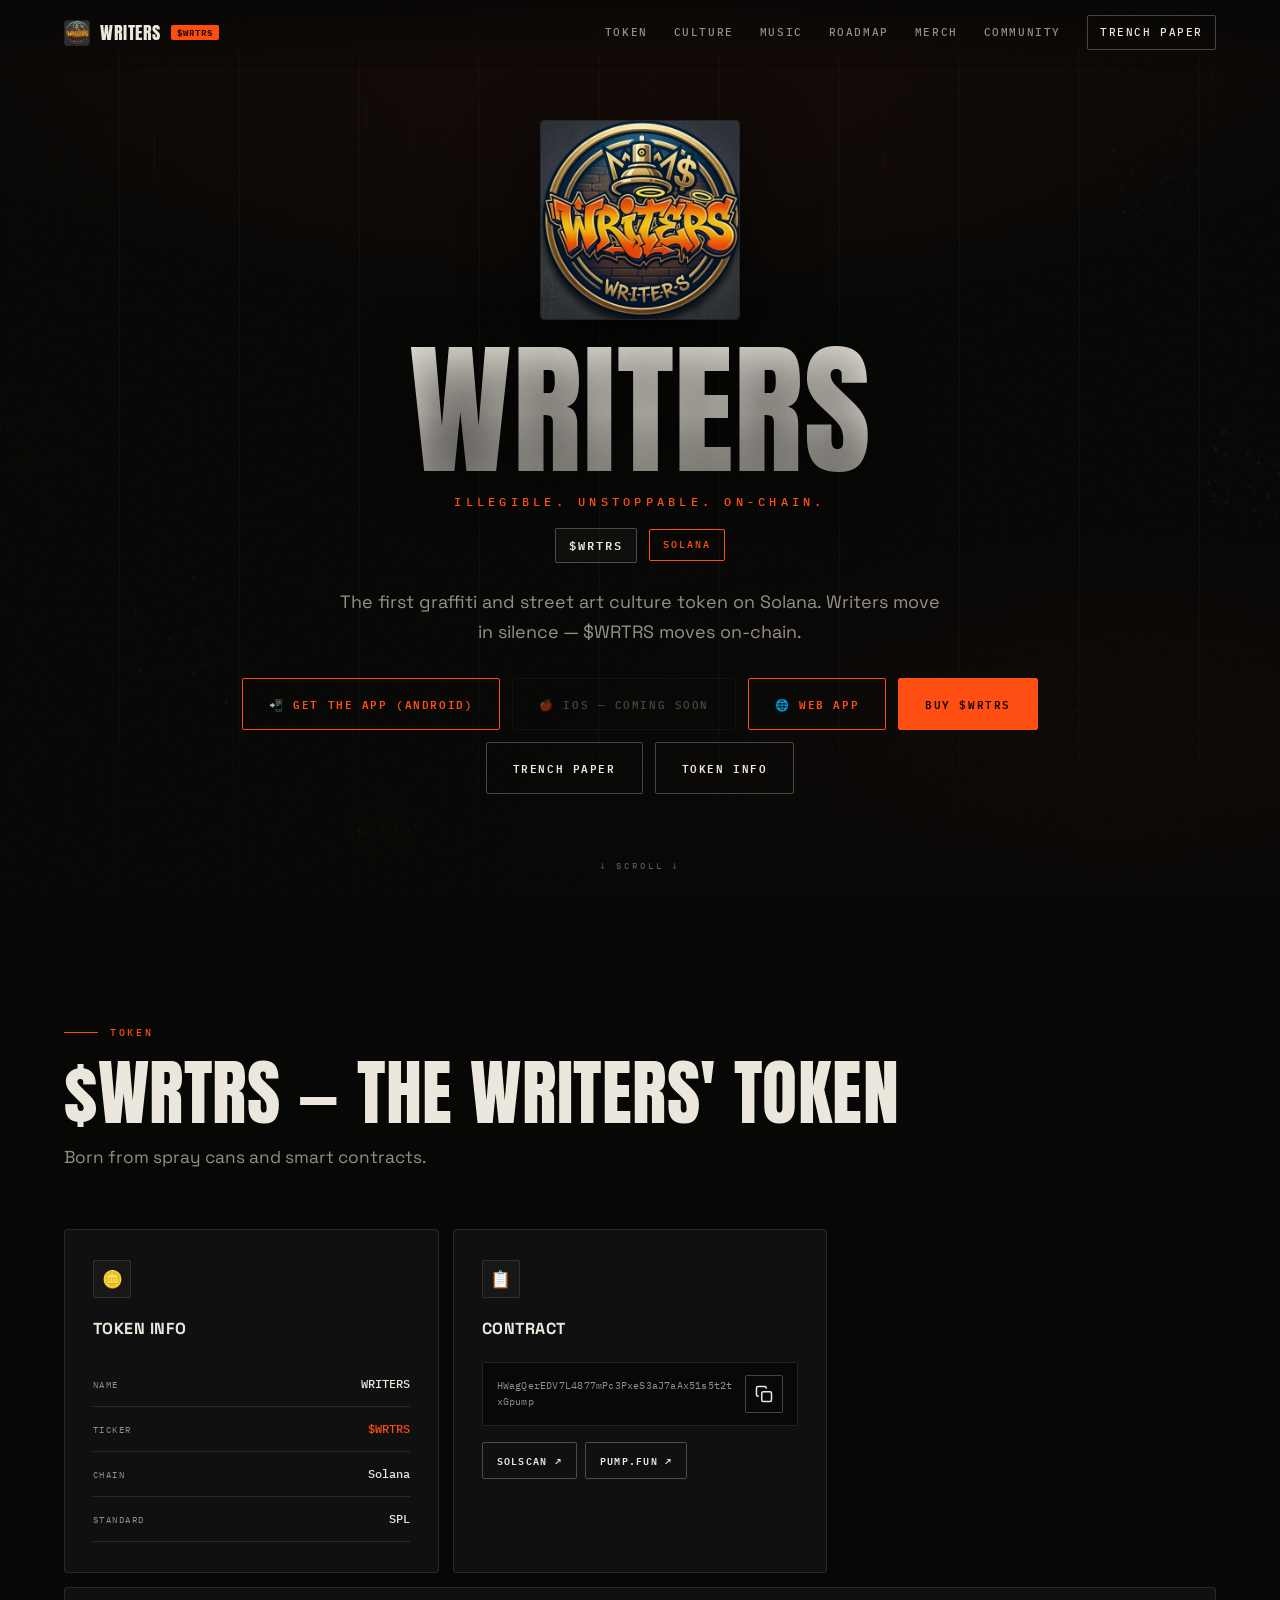
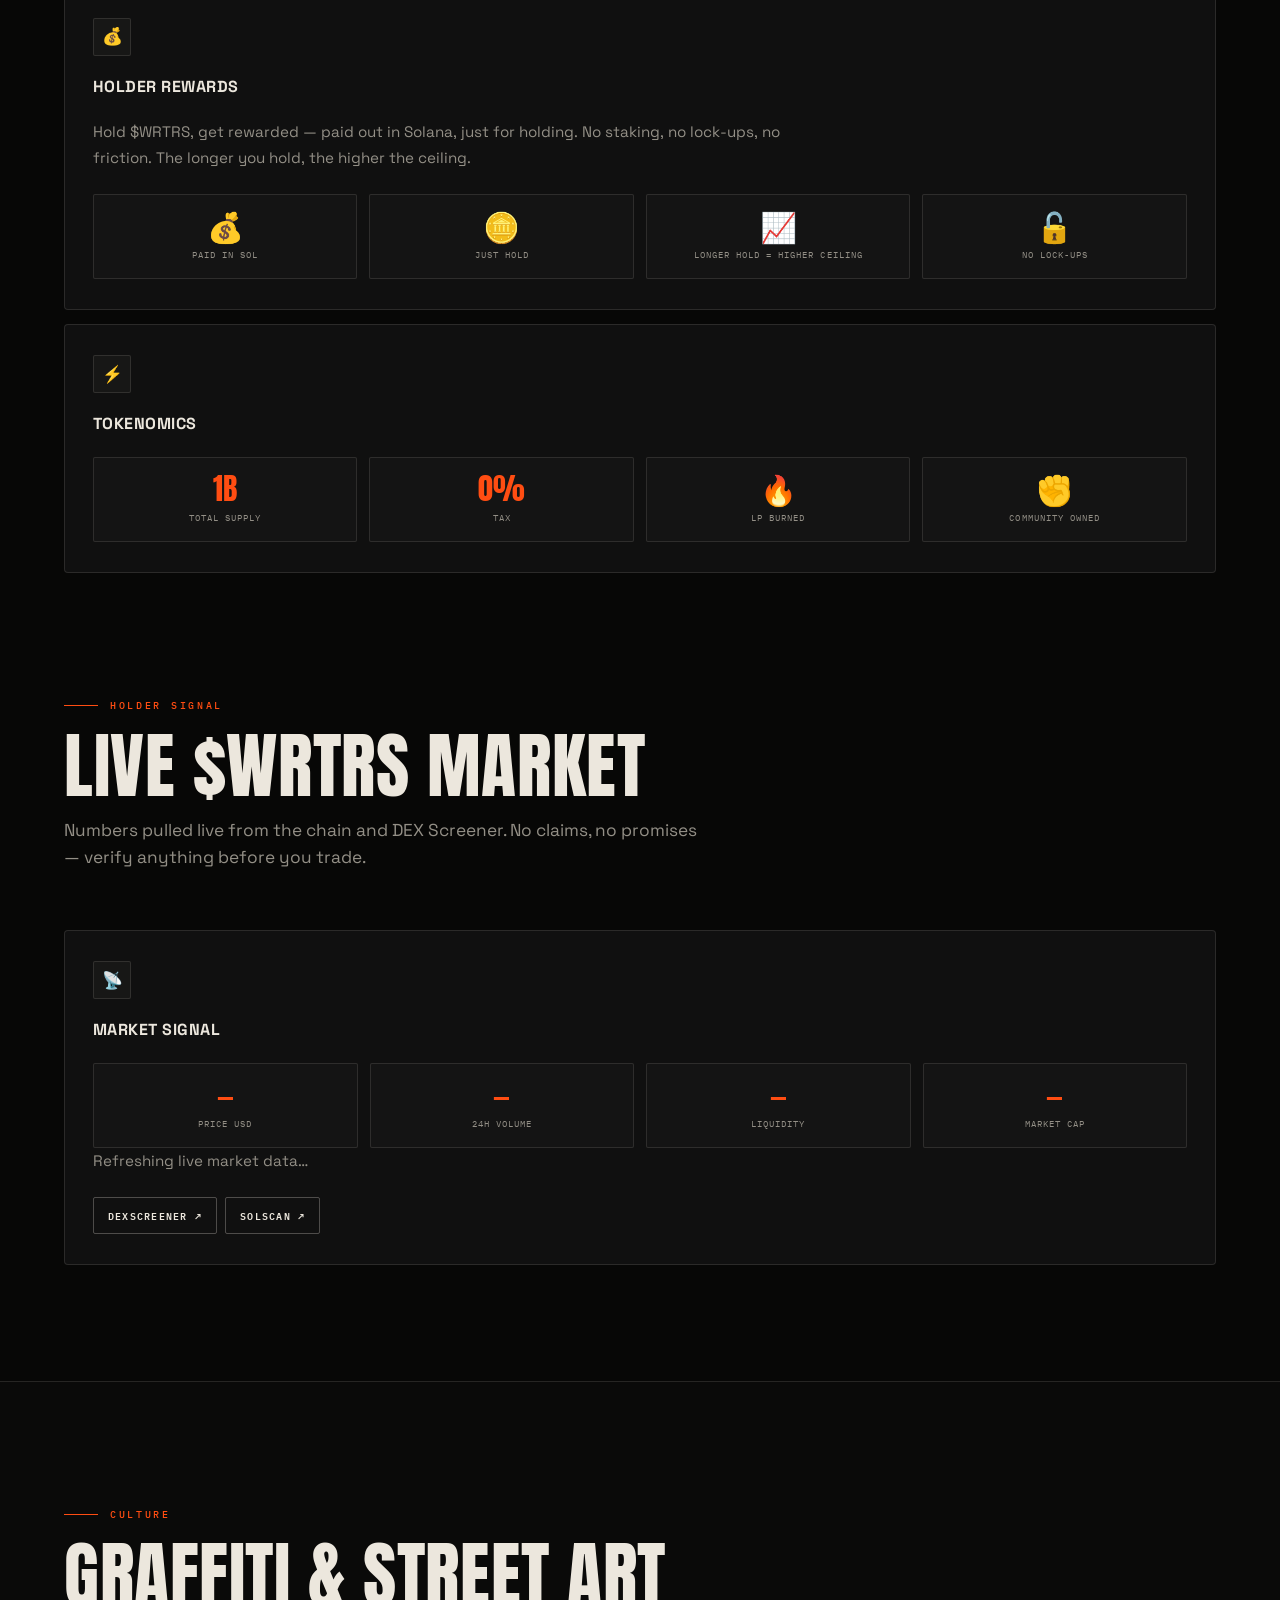
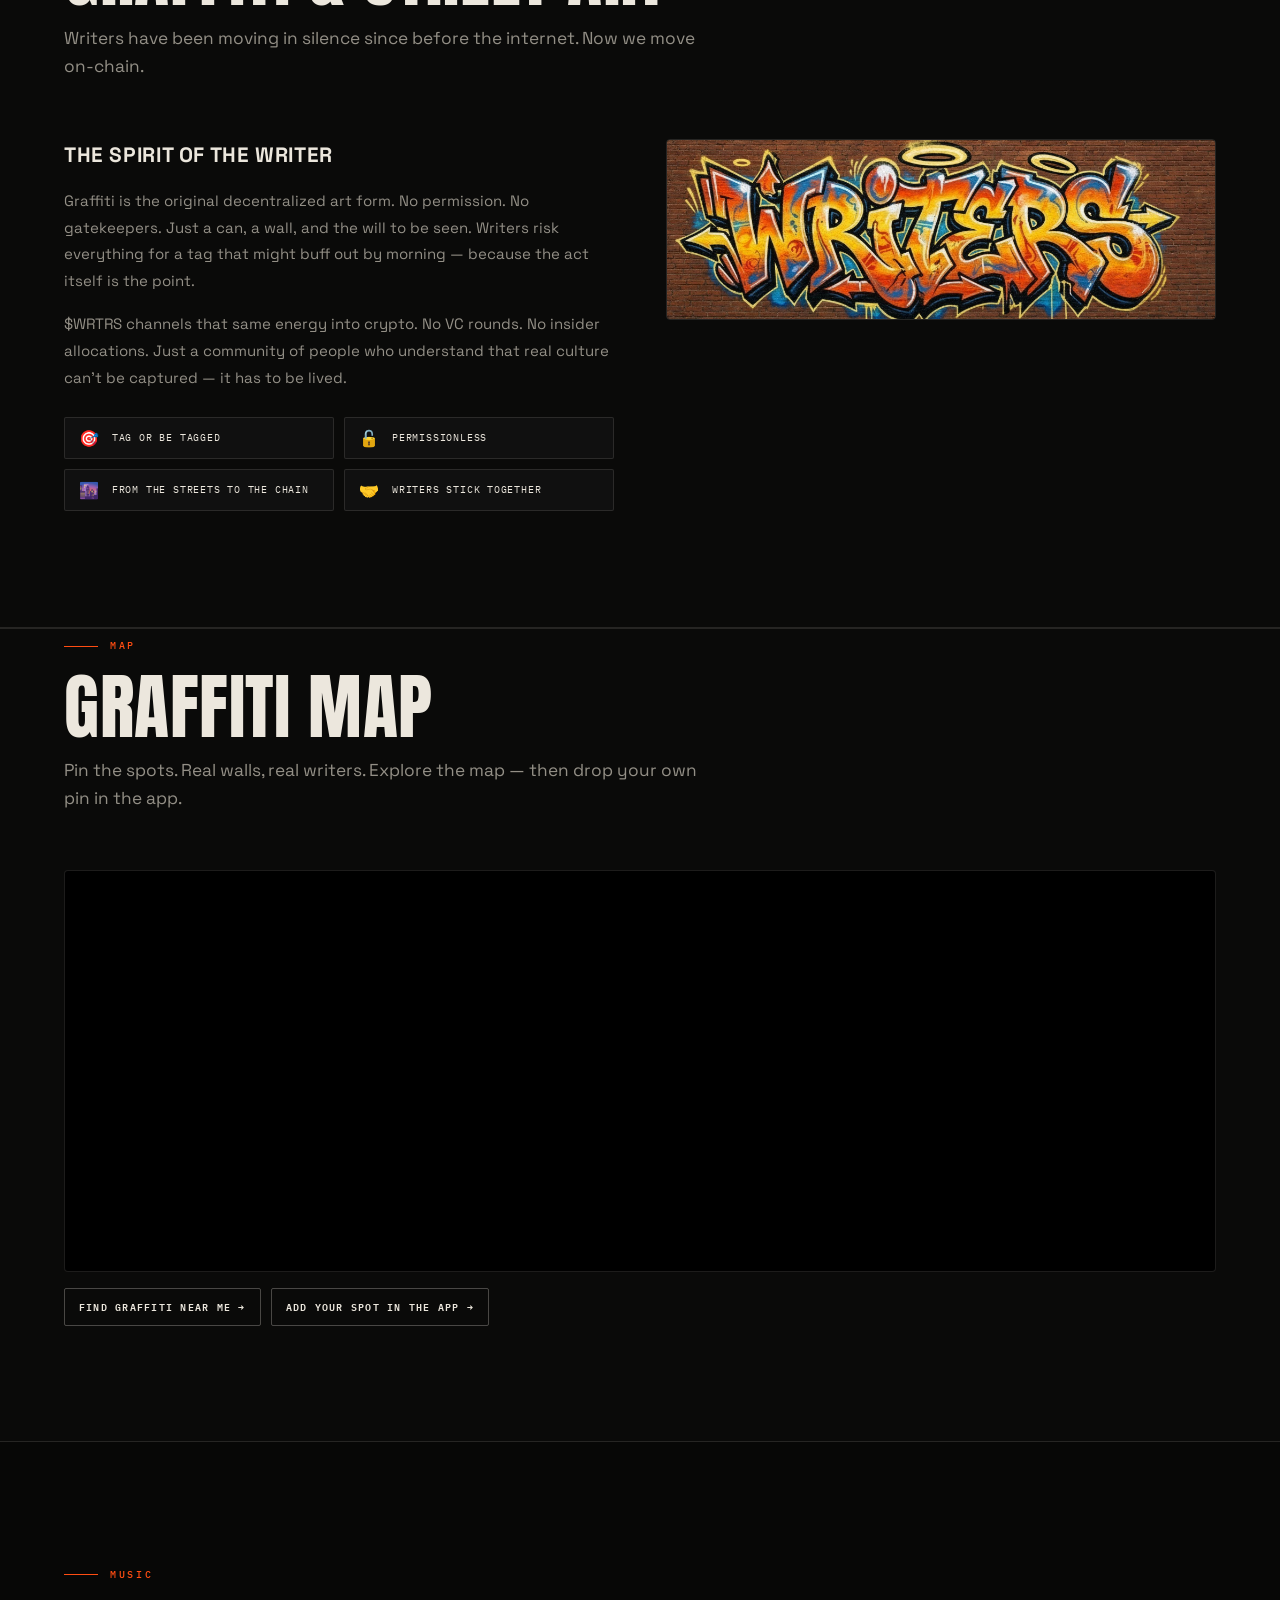
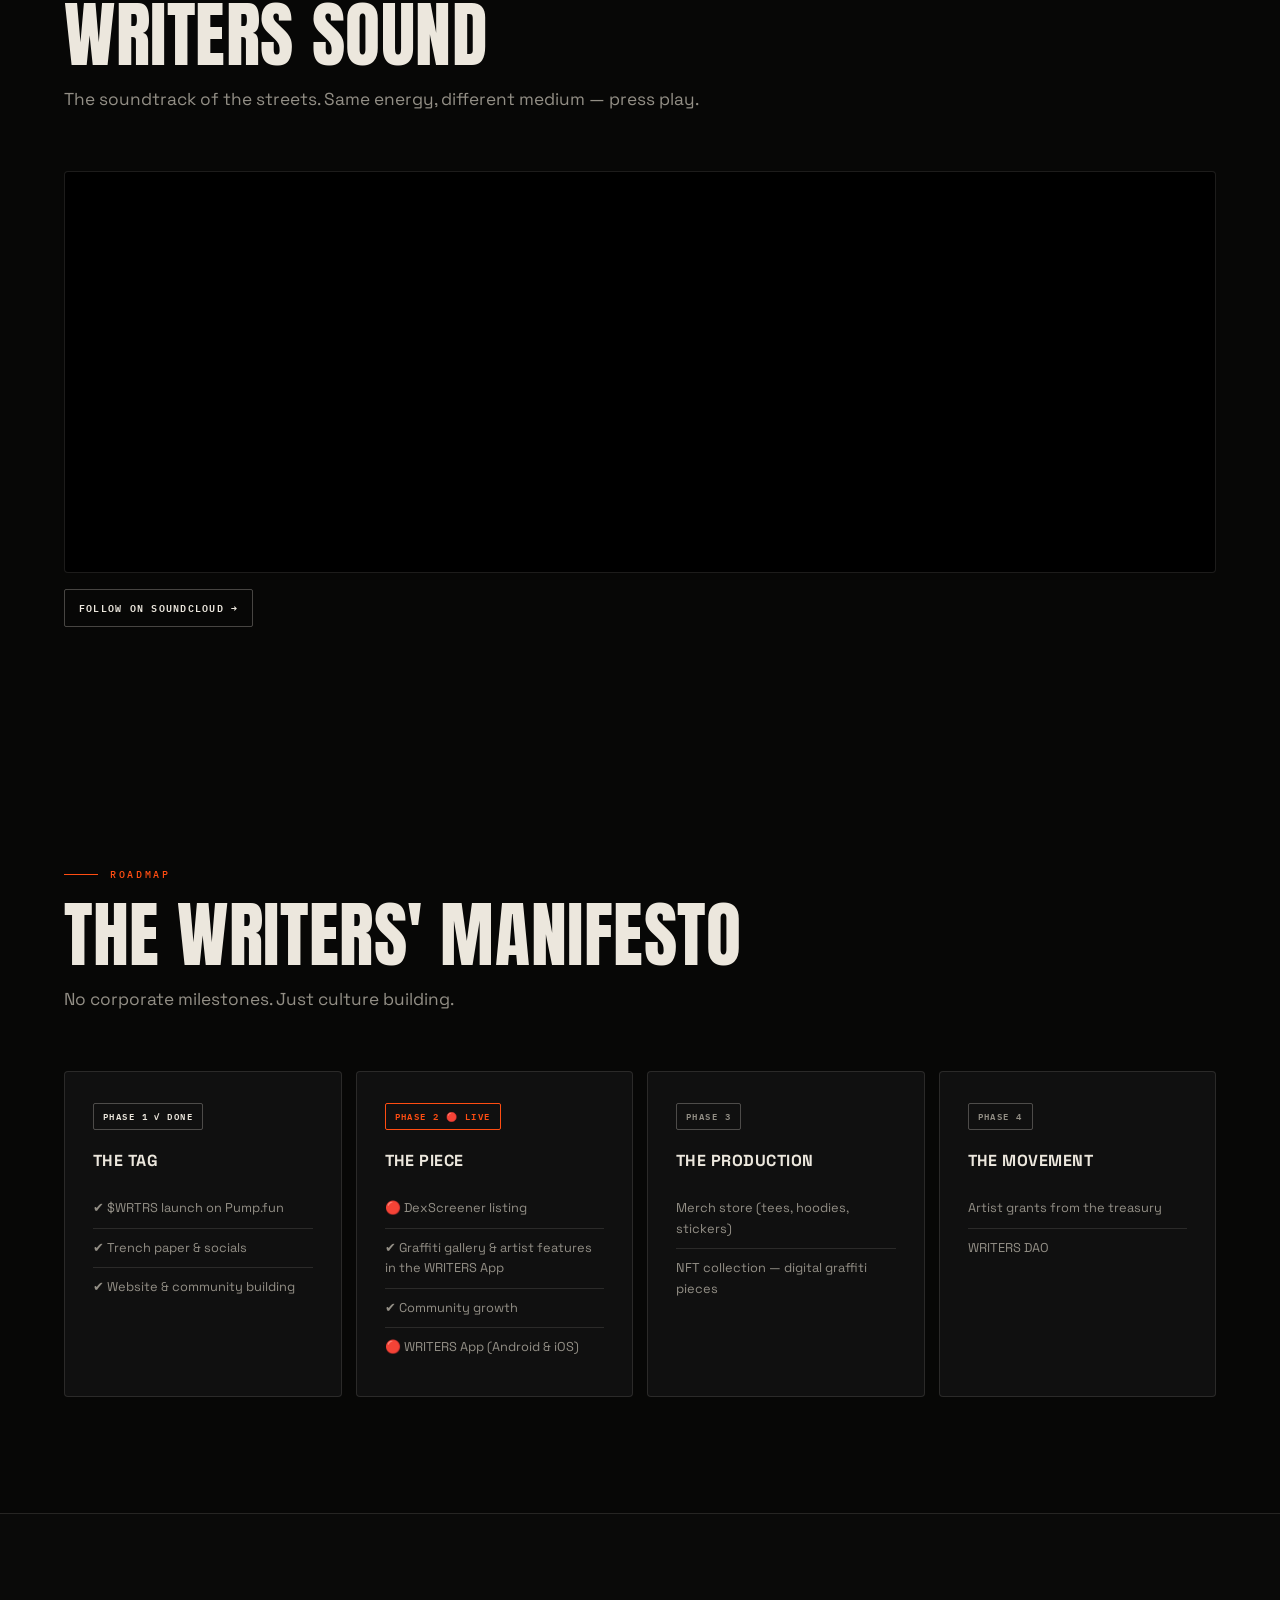
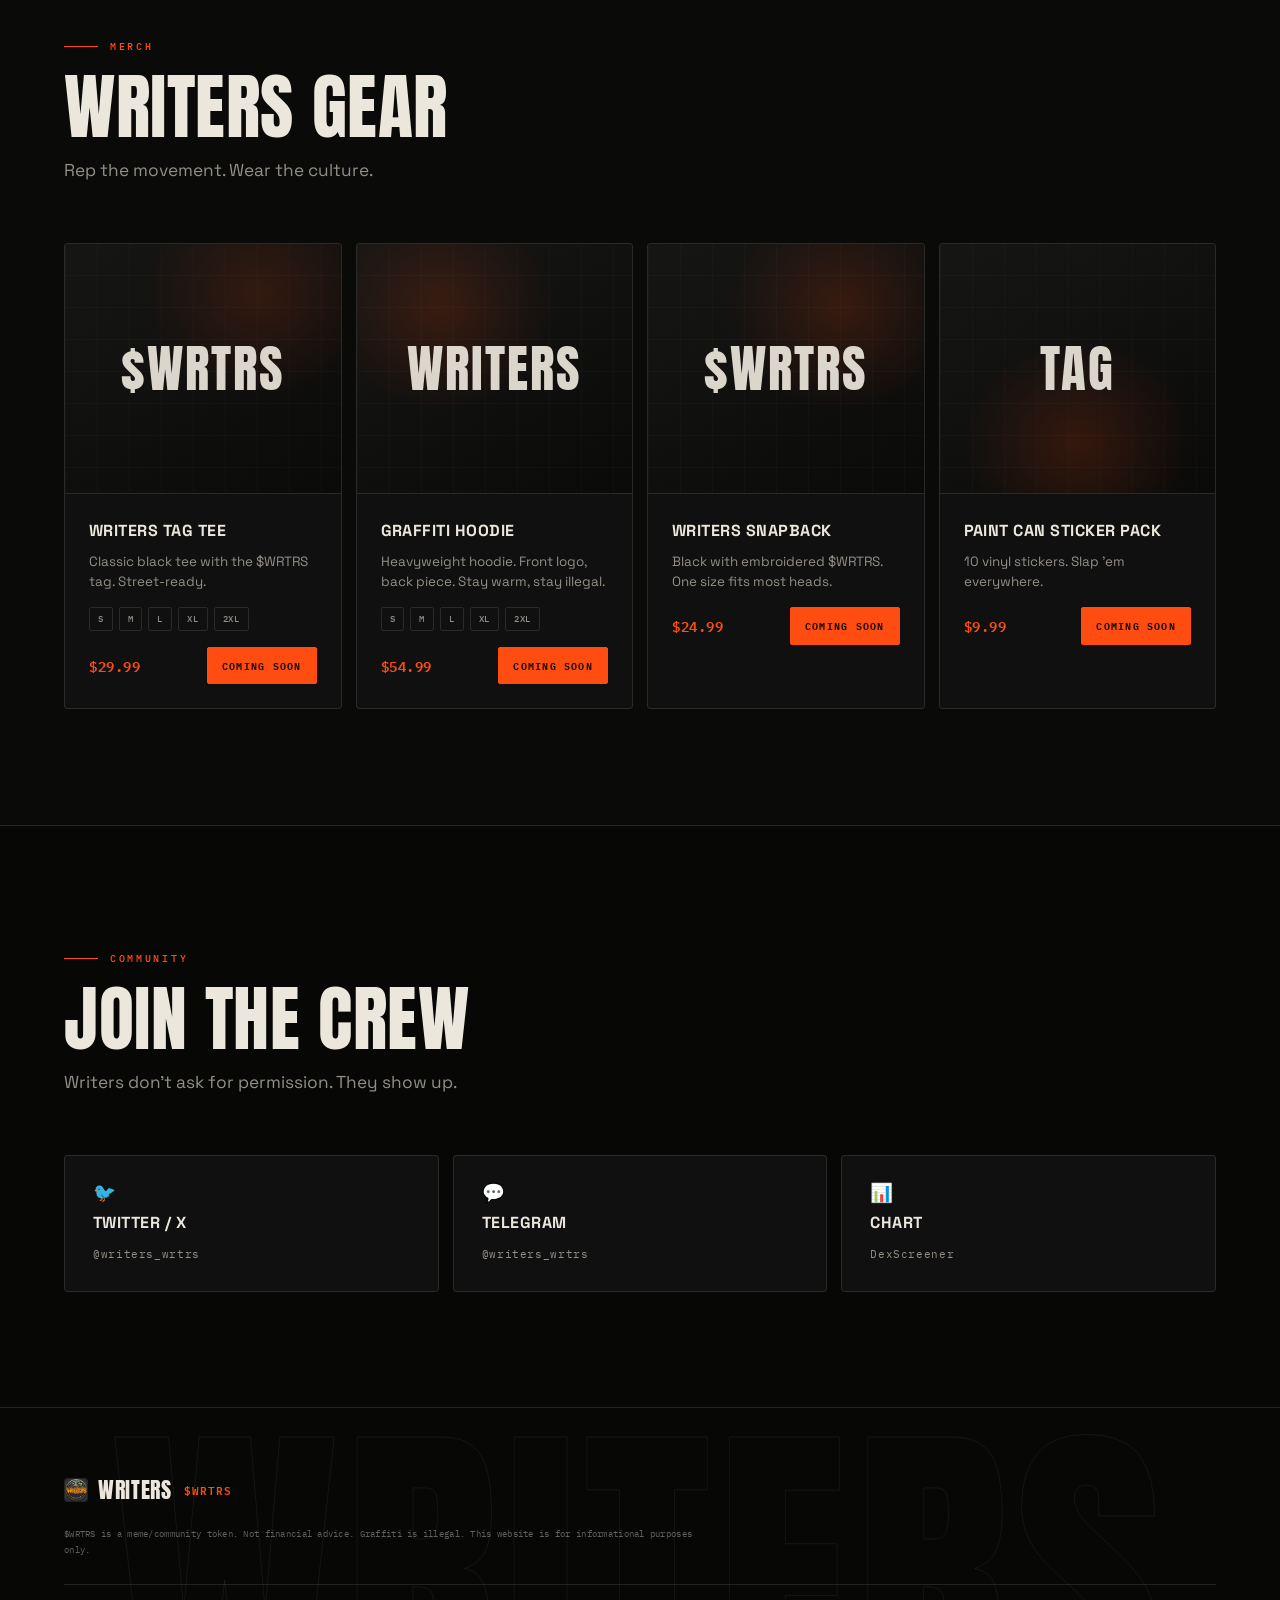
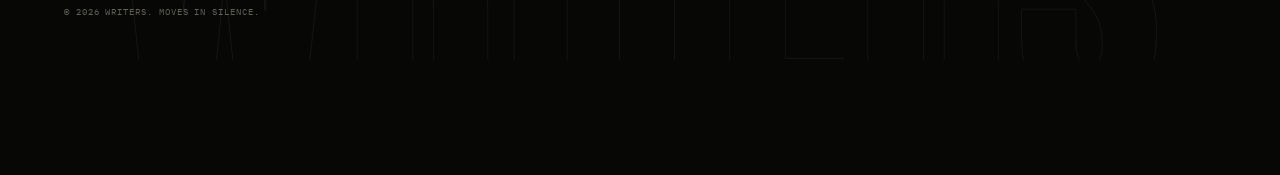
<file: index.html>
<!DOCTYPE html>
<html lang="en">
<head>
  <meta charset="UTF-8" />
  <meta name="viewport" content="width=device-width, initial-scale=1.0" />
  <title>WRITERS — $WRTRS</title>
  <meta name="description" content="The first graffiti and street art culture token on Solana. Writers move in silence — $WRTRS moves on-chain." />
  <meta name="theme-color" content="#070706" />
  <link rel="icon" type="image/jpeg" href="assets/writers-icon.jpg" />
  <link rel="apple-touch-icon" href="assets/writers-icon.jpg" />
  <link rel="preconnect" href="https://fonts.googleapis.com" />
  <link rel="preconnect" href="https://fonts.gstatic.com" crossorigin />
  <link href="https://fonts.googleapis.com/css2?family=Anton&family=IBM+Plex+Mono:wght@400;500;600&family=Space+Grotesk:wght@400;500;700&display=swap" rel="stylesheet" />
  <link rel="stylesheet" href="css/theme.css" />
  <script>document.documentElement.classList.add('js');window.addEventListener('load',function(){setTimeout(function(){if(!window.__writersReady)document.documentElement.classList.remove('js');},1500);});</script>
</head>
<body>
  <div class="grain" aria-hidden="true"></div>

  <!-- 🌟 NAVIGATION -->
  <nav class="navbar" id="navbar">
    <div class="nav-container">
      <a href="/" class="nav-logo">
        <img src="assets/writers-icon.jpg" alt="WRITERS" class="nav-logo-icon" />
        <span class="nav-logo-text">WRITERS</span>
        <span class="nav-logo-ticker">$WRTRS</span>
      </a>
      <div class="nav-links" id="navLinks">
        <a href="#token" class="nav-link">Token</a>
        <a href="#culture" class="nav-link">Culture</a>
        <a href="#music" class="nav-link">Music</a>
        <a href="#roadmap" class="nav-link">Roadmap</a>
        <a href="#merch" class="nav-link">Merch</a>
        <a href="#community" class="nav-link">Community</a>
        <a href="trench.html" class="nav-link trench-link">Trench Paper</a>
      </div>
      <button class="nav-toggle" id="navToggle" aria-label="Menu">
        <span></span><span></span><span></span>
      </button>
    </div>
  </nav>

  <!-- 🎬 HERO -->
  <section class="hero" id="home">
    <div class="hero-overlay"></div>
    <div class="graffiti-layer" id="graffitiCanvas"></div>
    <div class="hero-content">
      <div class="hero-logo">
        <img src="writers-logo.jpg" alt="WRITERS Logo" class="hero-logo-img" />
      </div>
      <h1 class="hero-title">
        <span class="hero-title-main">WRITERS</span>
        <span class="hero-title-sub">Illegible. Unstoppable. On-Chain.</span>
      </h1>
      <div class="hero-ticker">
        <span class="ticker-badge">$WRTRS</span>
        <span class="ticker-chain">Solana</span>
      </div>
      <p class="hero-desc">
        The first graffiti and street art culture token on Solana. Writers move in silence — $WRTRS moves on-chain.
      </p>
      <div class="hero-actions">
        <a href="https://play.google.com/store/apps/details?id=com.writers.writers_app" target="_blank" rel="noopener" class="btn btn-primary btn-app">📲 Get the App (Android)</a>
        <a href="https://apps.apple.com/us/app/writers-app/id0000000000" target="_blank" rel="noopener" class="btn btn-outline btn-app" aria-disabled="true" onclick="return false;">🍎 iOS — Coming Soon</a>
        <a href="/writersapp/" class="btn btn-primary btn-app">🌐 Web App</a>
        <a href="https://pump.fun/coin/HWagQerEDV7L4877mPc3PxeS3aJ7aAx51s5t2txGpump" target="_blank" class="btn btn-primary">Buy $WRTRS</a>
        <a href="trench.html" class="btn btn-outline">Trench Paper</a>
        <a href="#token" class="btn btn-outline">Token Info</a>
      </div>
    </div>
    <div class="scroll-hint">↓ SCROLL ↓</div>
  </section>

  <!-- 🪙 TOKEN SECTION -->
  <section class="section section-dark" id="token">
    <div class="container">
      <div class="section-header" data-reveal>
        <span class="tag">Token</span>
        <h2>$WRTRS — The Writers' Token</h2>
        <p class="section-sub">Born from spray cans and smart contracts.</p>
      </div>

      <!-- 💹 Live Price Chart -->
      <div class="price-embed">

      </div>

      <div class="token-grid">
        <div class="token-card" data-reveal>
          <div class="token-card-icon">🪙</div>
          <h3>Token Info</h3>
          <div class="token-info-row">
            <span class="token-label">Name</span>
            <span class="token-value">WRITERS</span>
          </div>
          <div class="token-info-row">
            <span class="token-label">Ticker</span>
            <span class="token-value accent">$WRTRS</span>
          </div>
          <div class="token-info-row">
            <span class="token-label">Chain</span>
            <span class="token-value">Solana</span>
          </div>
          <div class="token-info-row">
            <span class="token-label">Standard</span>
            <span class="token-value">SPL</span>
          </div>
        </div>

        <div class="token-card" data-reveal style="--rd:80ms">
          <div class="token-card-icon">📋</div>
          <h3>Contract</h3>
          <div class="ca-wrapper">
            <code class="ca-address" id="caAddress">HWagQerEDV7L4877mPc3PxeS3aJ7aAx51s5t2txGpump</code>
            <button class="btn-icon" id="copyCa" title="Copy Address">
              <svg width="18" height="18" viewBox="0 0 24 24" fill="none" stroke="currentColor" stroke-width="2"><rect x="9" y="9" width="13" height="13" rx="2"/><path d="M5 15H4a2 2 0 0 1-2-2V4a2 2 0 0 1 2-2h9a2 2 0 0 1 2 2v1"/></svg>
            </button>
          </div>
          <div class="contract-links">
            <a href="https://solscan.io/token/HWagQerEDV7L4877mPc3PxeS3aJ7aAx51s5t2txGpump" target="_blank" class="btn-sm">Solscan ↗</a>
            <a href="https://pump.fun/coin/HWagQerEDV7L4877mPc3PxeS3aJ7aAx51s5t2txGpump" target="_blank" class="btn-sm">Pump.fun ↗</a>
          </div>
        </div>

        <div class="token-card token-card-wide" data-reveal style="--rd:160ms">
          <div class="token-card-icon">💰</div>
          <h3>Holder Rewards</h3>
          <p class="token-card-desc">Hold $WRTRS, get rewarded — paid out in Solana, just for holding. No staking, no lock-ups, no friction. The longer you hold, the higher the ceiling.</p>
          <div class="tokenomics-grid">
            <div class="tomo-item">
              <div class="tomo-value">💰</div>
              <div class="tomo-label">Paid in SOL</div>
            </div>
            <div class="tomo-item">
              <div class="tomo-value">🪙</div>
              <div class="tomo-label">Just Hold</div>
            </div>
            <div class="tomo-item">
              <div class="tomo-value">📈</div>
              <div class="tomo-label">Longer Hold = Higher Ceiling</div>
            </div>
            <div class="tomo-item">
              <div class="tomo-value">🔓</div>
              <div class="tomo-label">No Lock-Ups</div>
            </div>
          </div>
        </div>

        <div class="token-card token-card-wide" data-reveal style="--rd:240ms">
          <div class="token-card-icon">⚡</div>
          <h3>Tokenomics</h3>
          <div class="tokenomics-grid">
            <div class="tomo-item">
              <div class="tomo-value">1B</div>
              <div class="tomo-label">Total Supply</div>
            </div>
            <div class="tomo-item">
              <div class="tomo-value">0%</div>
              <div class="tomo-label">Tax</div>
            </div>
            <div class="tomo-item">
              <div class="tomo-value">🔥</div>
              <div class="tomo-label">LP Burned</div>
            </div>
            <div class="tomo-item">
              <div class="tomo-value">✊</div>
              <div class="tomo-label">Community Owned</div>
            </div>
          </div>
        </div>
      </div>
    </div>
  <!-- 📡 HOLDER SIGNAL / LIVE MARKET -->
  <section class="section section-dark" id="rewards">
    <div class="container">
      <div class="section-header" data-reveal>
        <span class="tag">Holder Signal</span>
        <h2>Live $WRTRS Market</h2>
        <p class="section-sub">Numbers pulled live from the chain and DEX Screener. No claims, no promises — verify anything before you trade.</p>
      </div>

      <div class="token-grid">
        <div class="token-card token-card-wide" data-reveal>
          <div class="token-card-icon">📡</div>
          <h3>Market Signal</h3>
          <div class="tokenomics-grid">
            <div class="tomo-item">
              <div class="tomo-value" id="mkPrice">—</div>
              <div class="tomo-label">Price USD</div>
            </div>
            <div class="tomo-item">
              <div class="tomo-value" id="mkVolume">—</div>
              <div class="tomo-label">24h Volume</div>
            </div>
            <div class="tomo-item">
              <div class="tomo-value" id="mkLiquidity">—</div>
              <div class="tomo-label">Liquidity</div>
            </div>
            <div class="tomo-item">
              <div class="tomo-value" id="mkCap">—</div>
              <div class="tomo-label">Market Cap</div>
            </div>
          </div>
          <p class="token-card-desc" id="mkStatus">Checking live market data…</p>
          <div class="contract-links">
            <a href="https://dexscreener.com/solana/daebxjq7ckypzneqdomgjnugxvuhn6cauo3tgwt1upsf" target="_blank" rel="noopener" class="btn-sm">DexScreener ↗</a>
            <a href="https://solscan.io/token/HWagQerEDV7L4877mPc3PxeS3aJ7aAx51s5t2txGpump" target="_blank" rel="noopener" class="btn-sm">Solscan ↗</a>
          </div>
        </div>
      </div>
    </div>
  </section>

  <!-- 🎨 CULTURE / GRAFFITI SECTION -->
  <section class="section section-light" id="culture">
    <div class="container">
      <div class="section-header" data-reveal>
        <span class="tag">Culture</span>
        <h2>Graffiti &amp; Street Art</h2>
        <p class="section-sub">Writers have been moving in silence since before the internet. Now we move on-chain.</p>
      </div>

      <div class="culture-content">
        <div class="culture-text" data-reveal>
          <h3>The Spirit of the Writer</h3>
          <p>Graffiti is the original decentralized art form. No permission. No gatekeepers. Just a can, a wall, and the will to be seen. Writers risk everything for a tag that might buff out by morning — because the act itself is the point.</p>
          <p>$WRTRS channels that same energy into crypto. No VC rounds. No insider allocations. Just a community of people who understand that real culture can't be captured — it has to be lived.</p>
          <div class="culture-principles">
            <div class="principle">
              <span class="principle-icon">🎯</span>
              <span>Tag or be tagged</span>
            </div>
            <div class="principle">
              <span class="principle-icon">🔓</span>
              <span>Permissionless</span>
            </div>
            <div class="principle">
              <span class="principle-icon">🌆</span>
              <span>From the streets to the chain</span>
            </div>
            <div class="principle">
              <span class="principle-icon">🤝</span>
              <span>Writers stick together</span>
            </div>
          </div>
        </div>
        <div class="culture-gallery" data-reveal style="--rd:120ms">
          <div class="gallery-grid">
            <div class="gallery-item gallery-item-main">
              <img src="writers-art.jpg" alt="Writers Street Art" />
            </div>

          </div>
        </div>
      </div>


    </div>
  </section>

  <!-- 🖼️ GRAFFITI MAP -->
  <section class="section section-light" style="padding-top: 0;">
    <div class="container">
      <div class="map-section">
        <div class="section-header" data-reveal>
          <span class="tag">Map</span>
          <h2>Graffiti Map</h2>
          <p class="section-sub">Pin the spots. Real walls, real writers. Explore the map — then drop your own pin in the app.</p>
        </div>
        <div class="map-embed" data-reveal>
          <iframe 
            src="https://www.google.com/maps/embed?pb=!1m18!1m12!1m3!1d193595.91477084472!2d-74.11976342288286!3d40.69740344225746!2m3!1f0!2f0!3f0!3m2!1i1024!2i768!4f13.1!3m3!1m2!1s0x89c24fa5d33f083b%3A0xc80b8f06e177fe62!2sNew+York%2C+NY!5e0!3m2!1sen!2sus!4v1"
            loading="lazy"
            referrerpolicy="no-referrer-when-downgrade"
            title="Graffiti Map">
          </iframe>
        </div>
        <div class="map-actions" data-reveal style="--rd:100ms">
          <a href="#" class="btn-sm" id="graffitiNearMe">Find Graffiti Near Me →</a>
          <a href="/writersapp/" class="btn-sm">Add your spot in the app →</a>
        </div>
      </div>
    </div>
  </section>

  <!-- 🎵 MUSIC -->
  <section class="section section-dark" id="music">
    <div class="container">
      <div class="map-section">
        <div class="section-header" data-reveal>
          <span class="tag">Music</span>
          <h2>WRITERS Sound</h2>
          <p class="section-sub">The soundtrack of the streets. Same energy, different medium — press play.</p>
        </div>
        <div class="map-embed" data-reveal>
          <iframe
            width="100%"
            height="450"
            scrolling="no"
            frameborder="no"
            allow="autoplay; encrypted-media"
            src="https://w.soundcloud.com/player/?visual=true&url=https%3A%2F%2Fapi.soundcloud.com%2Fusers%2F1731157595&show_artwork=true"
            loading="lazy"
            title="WRITERS on SoundCloud">
          </iframe>
        </div>
        <div class="map-actions" data-reveal style="--rd:100ms">
          <a href="https://soundcloud.com/writers-286799531" target="_blank" rel="noopener" class="btn-sm">Follow on SoundCloud →</a>
        </div>
      </div>
    </div>
  </section>


  <!-- 🗺️ ROADMAP -->
  <section class="section section-dark" id="roadmap">
    <div class="container">
      <div class="section-header" data-reveal>
        <span class="tag">Roadmap</span>
        <h2>The Writers' Manifesto</h2>
        <p class="section-sub">No corporate milestones. Just culture building.</p>
      </div>

      <div class="roadmap">
        <div class="roadmap-phase" data-reveal>
          <div class="phase-badge phase-done">Phase 1 ✓ DONE</div>
          <h3>The Tag</h3>
          <ul>
            <li>✔ $WRTRS launch on Pump.fun</li>
            <li>✔ Trench paper &amp; socials</li>
            <li>✔ Website &amp; community building</li>
          </ul>
        </div>
        <div class="roadmap-phase" data-reveal style="--rd:80ms">
          <div class="phase-badge phase-live">Phase 2 🔴 LIVE</div>
          <h3>The Piece</h3>
          <ul>
            <li>🔴 DexScreener listing</li>
            <li>✔ Graffiti gallery &amp; artist features in the WRITERS App</li>
            <li>✔ Community growth</li>
            <li>🔴 WRITERS App (Android &amp; iOS)</li>
          </ul>
        </div>
        <div class="roadmap-phase" data-reveal style="--rd:160ms">
          <div class="phase-badge">PHASE 3</div>
          <h3>The Production</h3>
          <ul>
            <li>Merch store (tees, hoodies, stickers)</li>
            <li>NFT collection — digital graffiti pieces</li>
          </ul>
        </div>
        <div class="roadmap-phase" data-reveal style="--rd:240ms">
          <div class="phase-badge">PHASE 4</div>
          <h3>The Movement</h3>
          <ul>
            <li>Artist grants from the treasury</li>
            <li>WRITERS DAO</li>
          </ul>
        </div>
      </div>
    </div>
  </section>

  <!-- 👕 MERCH SECTION -->
  <section class="section section-light" id="merch">
    <div class="container">
      <div class="section-header" data-reveal>
        <span class="tag">Merch</span>
        <h2>WRITERS Gear</h2>
        <p class="section-sub">Rep the movement. Wear the culture.</p>
      </div>

      <div class="merch-grid">
        <div class="merch-card" data-reveal>
          <div class="merch-image merch-image-placeholder">
            <div class="merch-art-bg">
              <span class="merch-preview-text">$WRTRS</span>
            </div>
          </div>
          <div class="merch-info">
            <h3>WRITERS Tag Tee</h3>
            <p class="merch-desc">Classic black tee with the $WRTRS tag. Street-ready.</p>
            <div class="merch-sizes">
              <span>S</span><span>M</span><span>L</span><span>XL</span><span>2XL</span>
            </div>
            <div class="merch-bottom">
              <span class="merch-price">$29.99</span>
              <a href="#" class="btn-sm btn-primary">Coming Soon</a>
            </div>
          </div>
        </div>

        <div class="merch-card" data-reveal style="--rd:80ms">
          <div class="merch-image merch-image-placeholder">
            <div class="merch-art-bg merch-purple">
              <span class="merch-preview-text">WRITERS</span>
            </div>
          </div>
          <div class="merch-info">
            <h3>Graffiti Hoodie</h3>
            <p class="merch-desc">Heavyweight hoodie. Front logo, back piece. Stay warm, stay illegal.</p>
            <div class="merch-sizes">
              <span>S</span><span>M</span><span>L</span><span>XL</span><span>2XL</span>
            </div>
            <div class="merch-bottom">
              <span class="merch-price">$54.99</span>
              <a href="#" class="btn-sm btn-primary">Coming Soon</a>
            </div>
          </div>
        </div>

        <div class="merch-card" data-reveal style="--rd:160ms">
          <div class="merch-image merch-image-placeholder">
            <div class="merch-art-bg merch-green">
              <span class="merch-preview-text">$WRTRS</span>
            </div>
          </div>
          <div class="merch-info">
            <h3>Writers Snapback</h3>
            <p class="merch-desc">Black with embroidered $WRTRS. One size fits most heads.</p>
            <div class="merch-bottom">
              <span class="merch-price">$24.99</span>
              <a href="#" class="btn-sm btn-primary">Coming Soon</a>
            </div>
          </div>
        </div>

        <div class="merch-card" data-reveal style="--rd:240ms">
          <div class="merch-image merch-image-placeholder">
            <div class="merch-art-bg merch-orange">
              <span class="merch-preview-text">TAG</span>
            </div>
          </div>
          <div class="merch-info">
            <h3>Paint Can Sticker Pack</h3>
            <p class="merch-desc">10 vinyl stickers. Slap 'em everywhere.</p>
            <div class="merch-bottom">
              <span class="merch-price">$9.99</span>
              <a href="#" class="btn-sm btn-primary">Coming Soon</a>
            </div>
          </div>
        </div>
      </div>
    </div>
  </section>

  <!-- 🤝 COMMUNITY -->
  <section class="section section-dark" id="community">
    <div class="container">
      <div class="section-header" data-reveal>
        <span class="tag">Community</span>
        <h2>Join the Crew</h2>
        <p class="section-sub">Writers don't ask for permission. They show up.</p>
      </div>

      <div class="community-grid">
        <a href="https://x.com/writers_wrtrs" target="_blank" class="community-card" data-reveal>
          <div class="community-icon">🐦</div>
          <h3>Twitter / X</h3>
          <p>@writers_wrtrs</p>
        </a>
        <a href="https://t.me/writers_wrtrs" target="_blank" class="community-card" data-reveal style="--rd:80ms">
          <div class="community-icon">💬</div>
          <h3>Telegram</h3>
          <p>@writers_wrtrs</p>
        </a>
        <a href="https://dexscreener.com/solana/daebxjq7ckypzneqdomgjnugxvuhn6cauo3tgwt1upsf" target="_blank" rel="noopener" class="community-card" data-reveal style="--rd:160ms">
          <div class="community-icon">📊</div>
          <h3>Chart</h3>
          <p>DexScreener</p>
        </a>
      </div>

    </div>
  </section>

  <!-- 🦶 FOOTER -->
  <footer class="footer">
    <div class="container">
      <div class="footer-content" data-reveal>
        <div class="footer-brand">
          <span class="footer-logo"><img src="assets/writers-icon.jpg" alt="WRITERS" class="footer-icon" /> WRITERS</span>
          <span class="footer-ticker">$WRTRS</span>
        </div>
        <div class="footer-links">
          <span class="footer-disclaimer">
            $WRTRS is a meme/community token. Not financial advice. Graffiti is illegal. 
            This website is for informational purposes only.
          </span>
        </div>
        <div class="footer-bottom">
          <span>© 2026 WRITERS. Moves in silence.</span>
        </div>
      </div>
    </div>
  </footer>

  <script src="js/main.js"></script>
  <script src="js/market.js"></script>
  <script src="js/namer.js"></script>
  <script src="js/geolocate.js"></script>
</body>
</html>
</file>
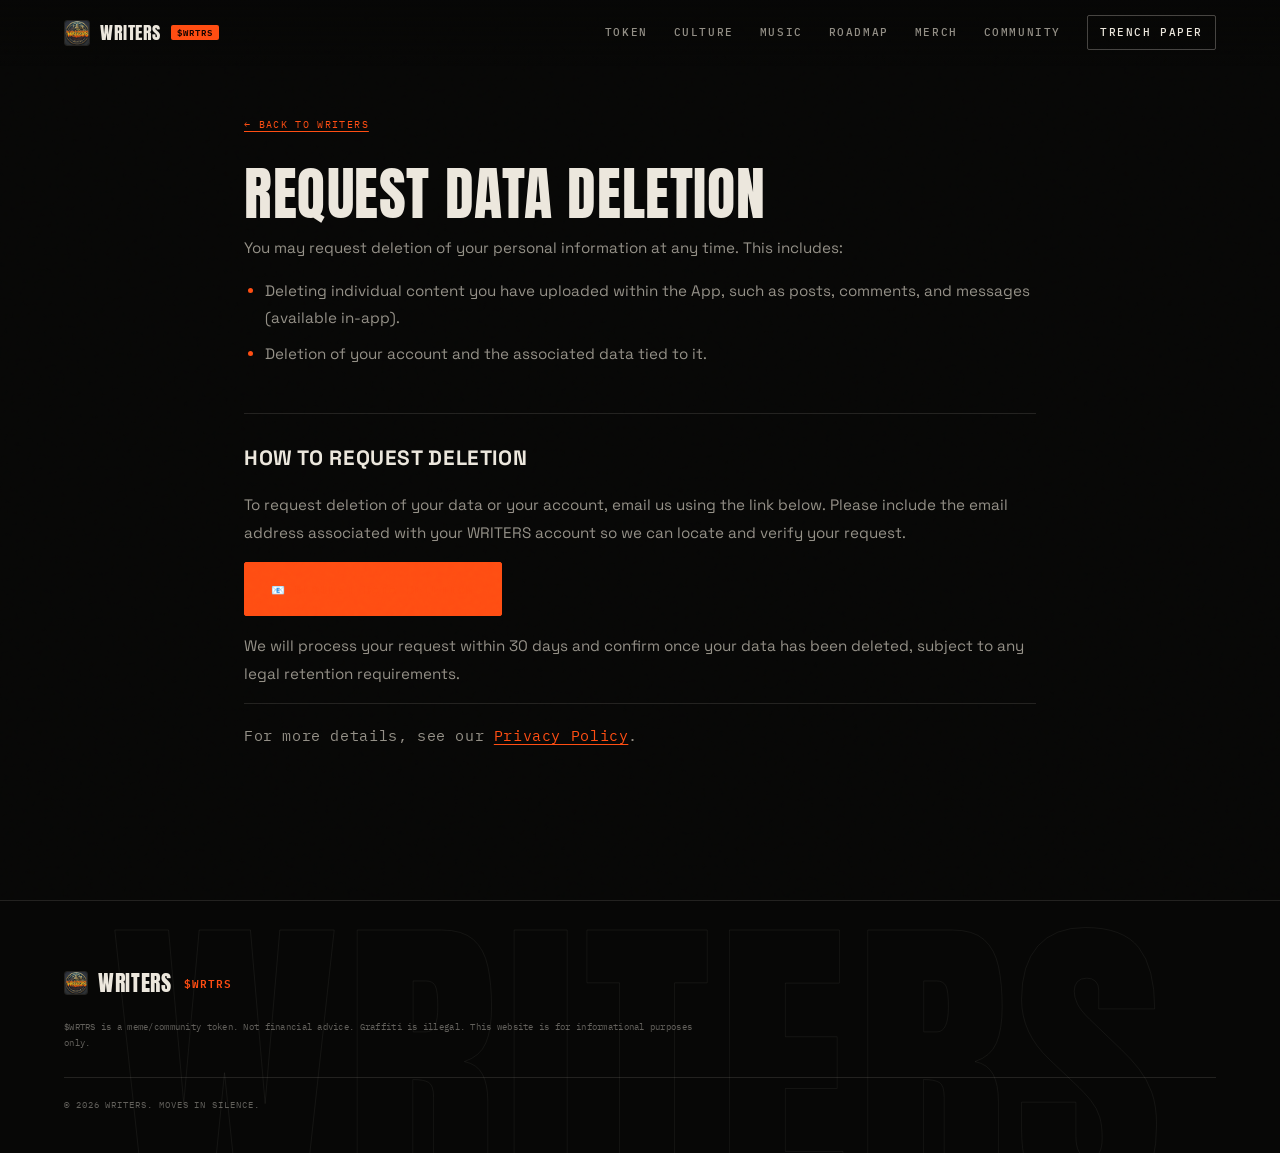
<file: data-deletion.html>
<!DOCTYPE html>
<html lang="en">
<head>
  <meta charset="UTF-8" />
  <meta name="viewport" content="width=device-width, initial-scale=1.0" />
  <title>Request Data Deletion — WRITERS</title>
  <meta name="description" content="Request deletion of your WRITERS account and associated personal data." />
  <meta name="theme-color" content="#070706" />
  <link rel="icon" type="image/jpeg" href="assets/writers-icon.jpg" />
  <link rel="apple-touch-icon" href="assets/writers-icon.jpg" />
  <link rel="preconnect" href="https://fonts.googleapis.com" />
  <link rel="preconnect" href="https://fonts.gstatic.com" crossorigin />
  <link href="https://fonts.googleapis.com/css2?family=Anton&family=IBM+Plex+Mono:wght@400;500;600&family=Space+Grotesk:wght@400;500;700&display=swap" rel="stylesheet" />
  <link rel="stylesheet" href="css/theme.css" />
  <script>document.documentElement.classList.add('js');window.addEventListener('load',function(){setTimeout(function(){if(!window.__writersReady)document.documentElement.classList.remove('js');},1500);});</script>
</head>
<body>
  <div class="grain" aria-hidden="true"></div>

  <!-- 🌟 NAVIGATION -->
  <nav class="navbar" id="navbar">
    <div class="nav-container">
      <a href="/" class="nav-logo">
        <img src="assets/writers-icon.jpg" alt="WRITERS" class="nav-logo-icon" />
        <span class="nav-logo-text">WRITERS</span>
        <span class="nav-logo-ticker">$WRTRS</span>
      </a>
      <div class="nav-links" id="navLinks">
        <a href="index.html#token" class="nav-link">Token</a>
        <a href="index.html#culture" class="nav-link">Culture</a>
        <a href="index.html#music" class="nav-link">Music</a>
        <a href="index.html#roadmap" class="nav-link">Roadmap</a>
        <a href="index.html#merch" class="nav-link">Merch</a>
        <a href="index.html#community" class="nav-link">Community</a>
        <a href="trench.html" class="nav-link trench-link">Trench Paper</a>
      </div>
      <button class="nav-toggle" id="navToggle" aria-label="Menu">
        <span></span><span></span><span></span>
      </button>
    </div>
  </nav>

  <main class="doc-page">
    <div class="doc-inner">
      <a href="index.html" class="doc-back">&larr; Back to WRITERS</a>
      <h1 class="doc-title">Request Data Deletion</h1>

      <p>You may request deletion of your personal information at any time. This includes:</p>
      <ul>
        <li>Deleting individual content you have uploaded within the App, such as posts, comments, and messages (available in-app).</li>
        <li>Deletion of your account and the associated data tied to it.</li>
      </ul>

      <h2>How to request deletion</h2>
      <p>To request deletion of your data or your account, email us using the link below. Please include the email address associated with your WRITERS account so we can locate and verify your request.</p>

      <p>
        <a href="mailto:writerswrtrs@proton.me?subject=Data%20Deletion%20Request&body=Please%20delete%20my%20data.%0A%0AAccount%20email%3A%20%5Byour%20account%20email%5D" class="btn btn-primary">
          📧 Request Data Deletion
        </a>
      </p>

      <p>We will process your request within 30 days and confirm once your data has been deleted, subject to any legal retention requirements.</p>

      <p class="doc-note">For more details, see our <a href="privacy-policy.html">Privacy Policy</a>.</p>
    </div>
  </main>

  <!-- 🦶 FOOTER -->
  <footer class="footer">
    <div class="container">
      <div class="footer-content" data-reveal>
        <div class="footer-brand">
          <span class="footer-logo"><img src="assets/writers-icon.jpg" alt="WRITERS" class="footer-icon" /> WRITERS</span>
          <span class="footer-ticker">$WRTRS</span>
        </div>
        <div class="footer-links">
          <span class="footer-disclaimer">
            $WRTRS is a meme/community token. Not financial advice. Graffiti is illegal. 
            This website is for informational purposes only.
          </span>
        </div>
        <div class="footer-bottom">
          <span>© 2026 WRITERS. Moves in silence.</span>
        </div>
      </div>
    </div>
  </footer>

  <script src="js/main.js"></script>
</body>
</html>
</file>
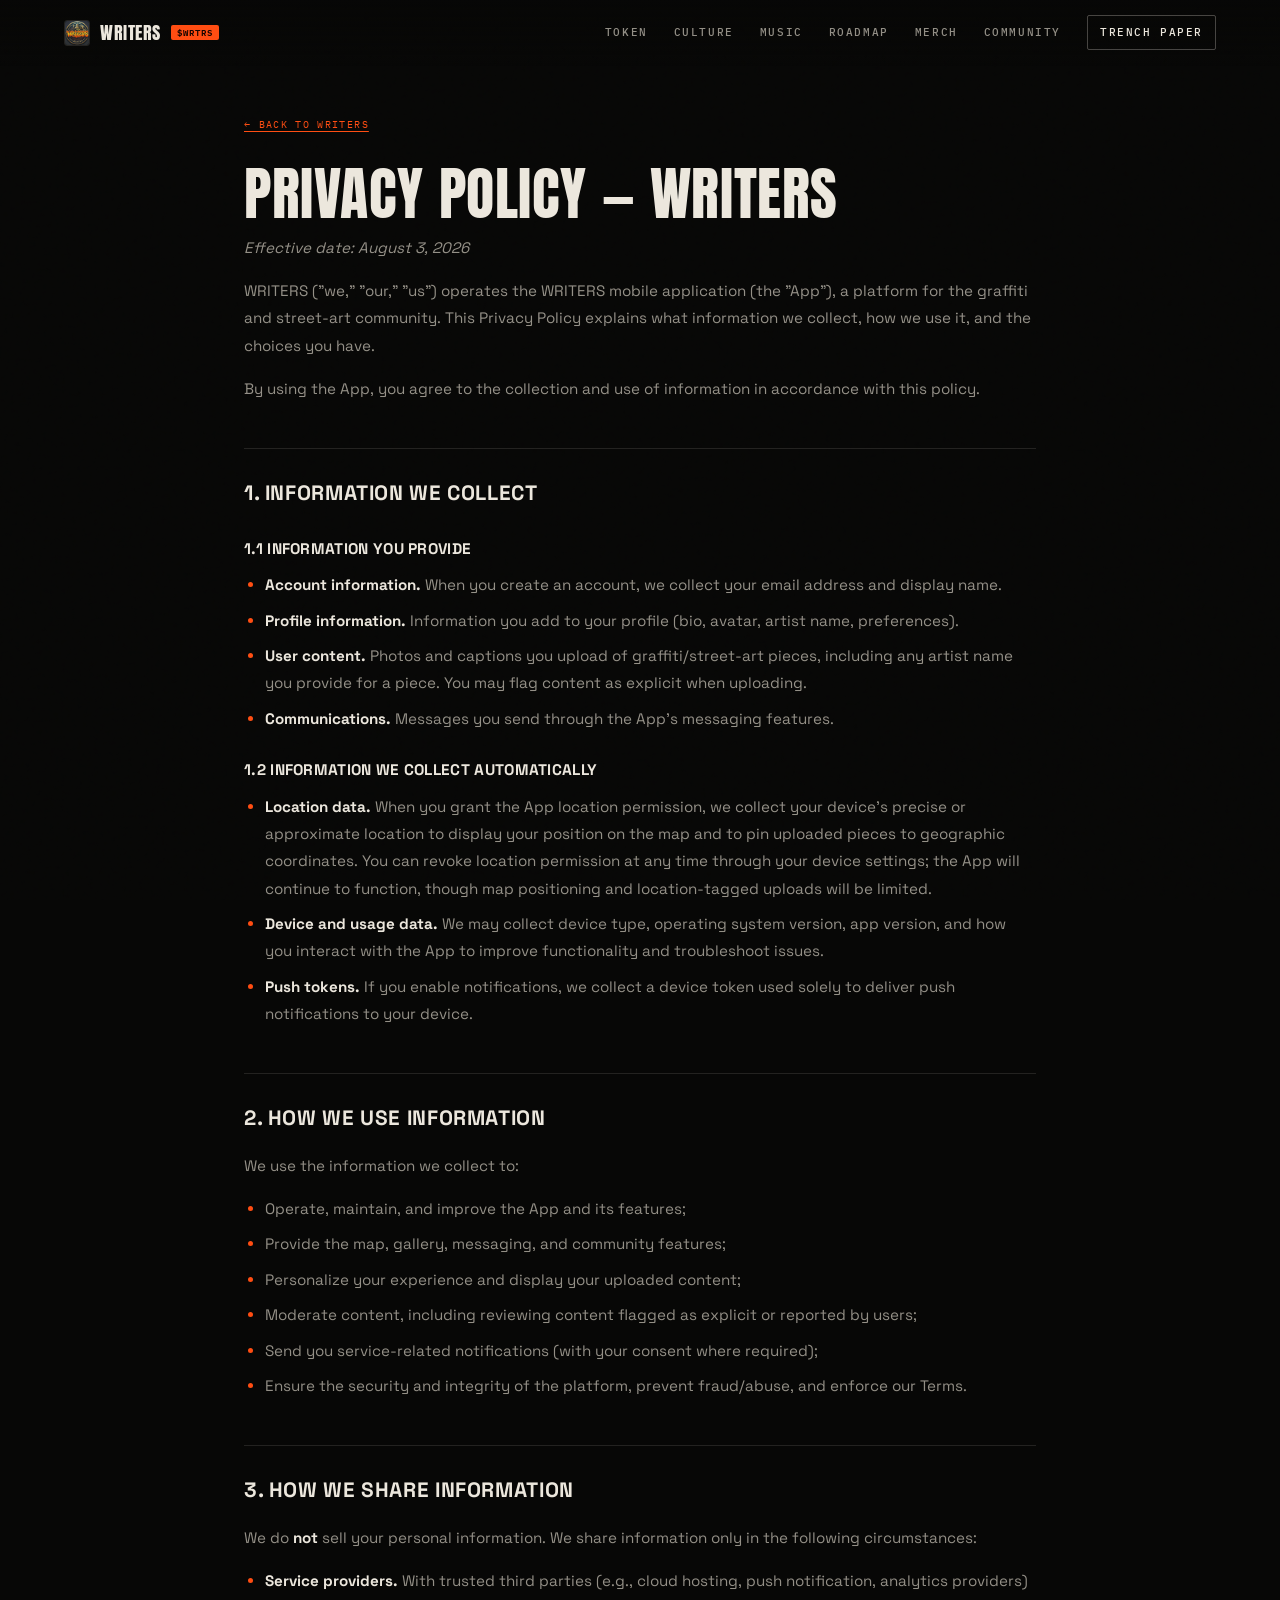
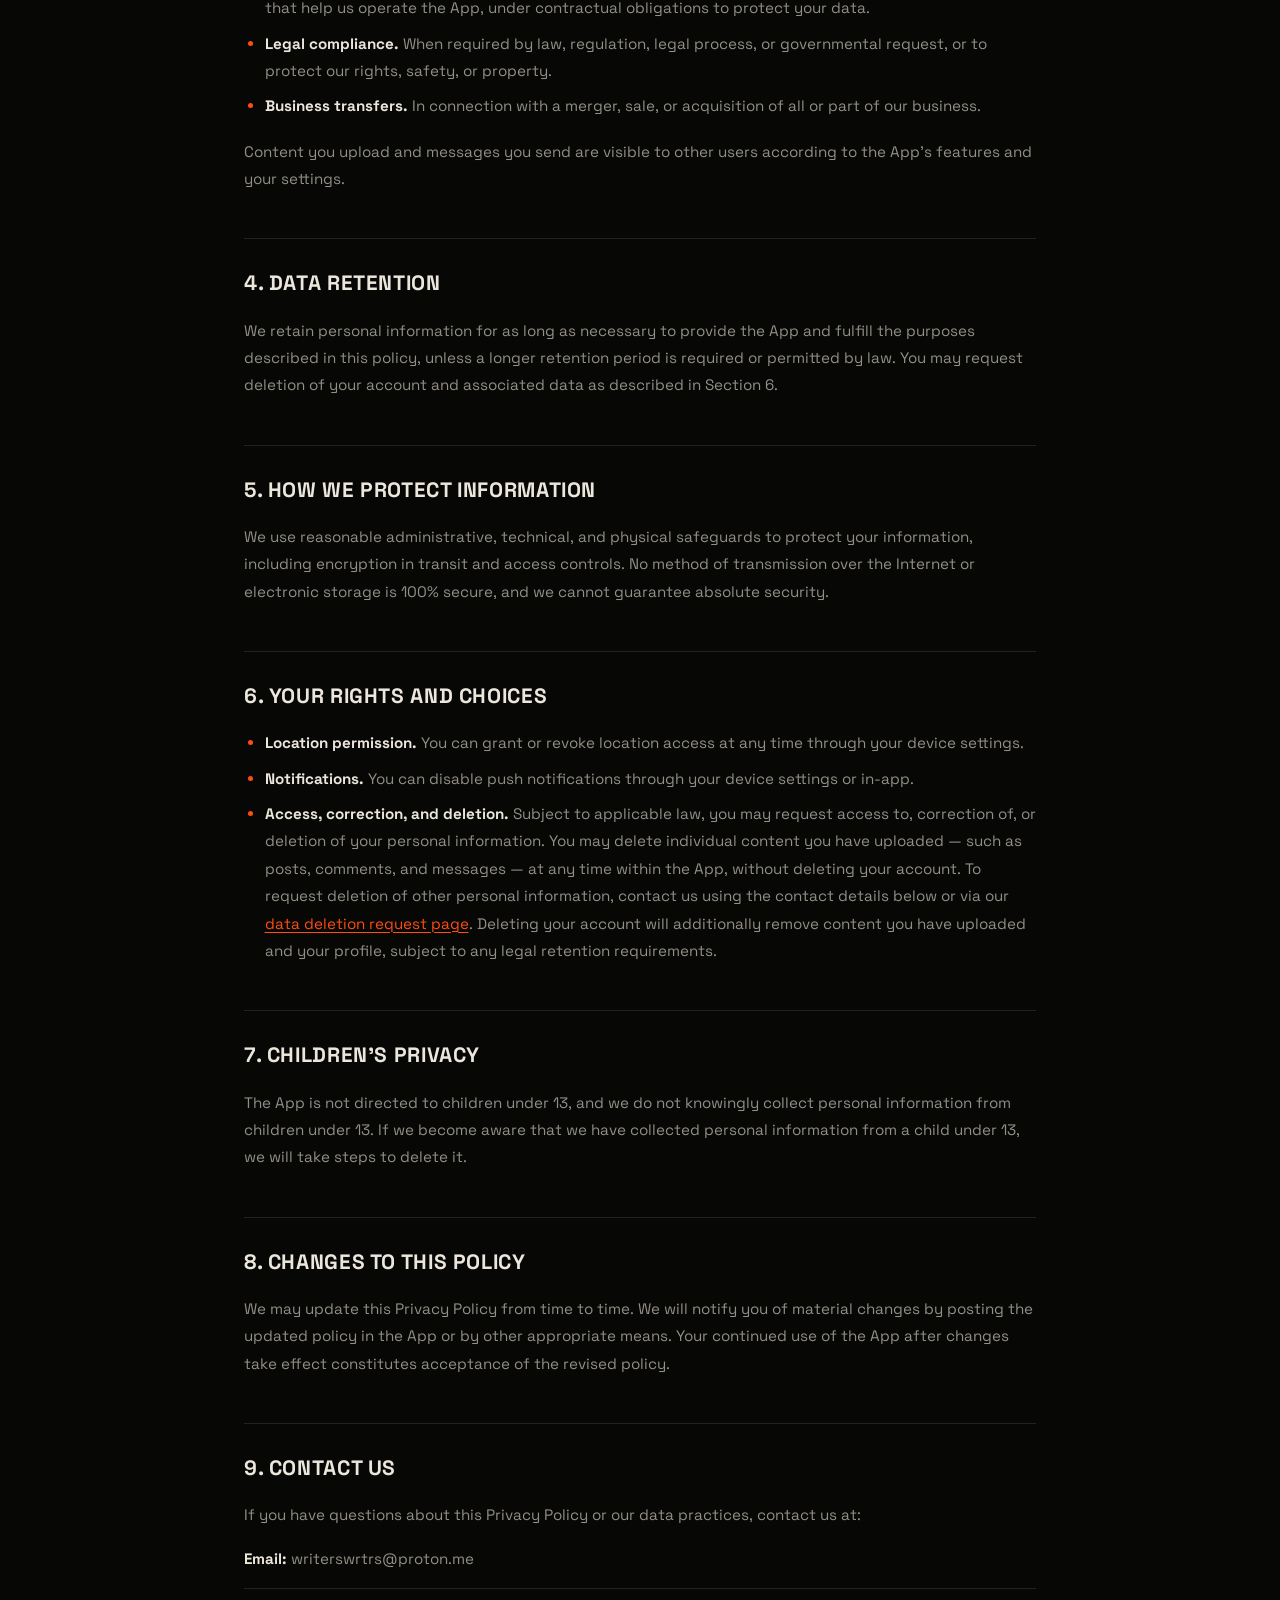
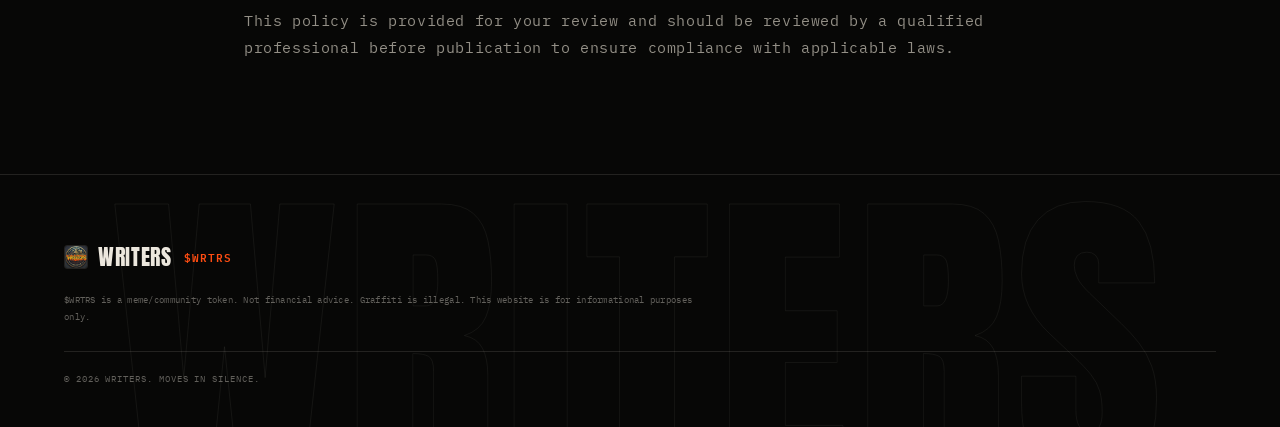
<file: privacy-policy.html>
<!DOCTYPE html>
<html lang="en">
<head>
  <meta charset="UTF-8" />
  <meta name="viewport" content="width=device-width, initial-scale=1.0" />
  <title>Privacy Policy — WRITERS</title>
  <meta name="description" content="WRITERS Privacy Policy — what information we collect, how we use it, and the choices you have." />
  <meta name="theme-color" content="#070706" />
  <link rel="icon" type="image/jpeg" href="assets/writers-icon.jpg" />
  <link rel="apple-touch-icon" href="assets/writers-icon.jpg" />
  <link rel="preconnect" href="https://fonts.googleapis.com" />
  <link rel="preconnect" href="https://fonts.gstatic.com" crossorigin />
  <link href="https://fonts.googleapis.com/css2?family=Anton&family=IBM+Plex+Mono:wght@400;500;600&family=Space+Grotesk:wght@400;500;700&display=swap" rel="stylesheet" />
  <link rel="stylesheet" href="css/theme.css" />
  <script>document.documentElement.classList.add('js');window.addEventListener('load',function(){setTimeout(function(){if(!window.__writersReady)document.documentElement.classList.remove('js');},1500);});</script>
</head>
<body>
  <div class="grain" aria-hidden="true"></div>

  <!-- 🌟 NAVIGATION -->
  <nav class="navbar" id="navbar">
    <div class="nav-container">
      <a href="/" class="nav-logo">
        <img src="assets/writers-icon.jpg" alt="WRITERS" class="nav-logo-icon" />
        <span class="nav-logo-text">WRITERS</span>
        <span class="nav-logo-ticker">$WRTRS</span>
      </a>
      <div class="nav-links" id="navLinks">
        <a href="index.html#token" class="nav-link">Token</a>
        <a href="index.html#culture" class="nav-link">Culture</a>
        <a href="index.html#music" class="nav-link">Music</a>
        <a href="index.html#roadmap" class="nav-link">Roadmap</a>
        <a href="index.html#merch" class="nav-link">Merch</a>
        <a href="index.html#community" class="nav-link">Community</a>
        <a href="trench.html" class="nav-link trench-link">Trench Paper</a>
      </div>
      <button class="nav-toggle" id="navToggle" aria-label="Menu">
        <span></span><span></span><span></span>
      </button>
    </div>
  </nav>

  <main class="doc-page">
    <div class="doc-inner">
      <a href="index.html" class="doc-back">&larr; Back to WRITERS</a>
      <h1 class="doc-title">Privacy Policy — WRITERS</h1>
      <p><em>Effective date: August 3, 2026</em></p>

      <p>WRITERS ("we," "our," "us") operates the WRITERS mobile application (the "App"), a platform for the graffiti and street-art community. This Privacy Policy explains what information we collect, how we use it, and the choices you have.</p>
      <p>By using the App, you agree to the collection and use of information in accordance with this policy.</p>

      <h2>1. Information We Collect</h2>
      <h3>1.1 Information You Provide</h3>
      <ul>
        <li><strong>Account information.</strong> When you create an account, we collect your email address and display name.</li>
        <li><strong>Profile information.</strong> Information you add to your profile (bio, avatar, artist name, preferences).</li>
        <li><strong>User content.</strong> Photos and captions you upload of graffiti/street-art pieces, including any artist name you provide for a piece. You may flag content as explicit when uploading.</li>
        <li><strong>Communications.</strong> Messages you send through the App's messaging features.</li>
      </ul>
      <h3>1.2 Information We Collect Automatically</h3>
      <ul>
        <li><strong>Location data.</strong> When you grant the App location permission, we collect your device's precise or approximate location to display your position on the map and to pin uploaded pieces to geographic coordinates. You can revoke location permission at any time through your device settings; the App will continue to function, though map positioning and location-tagged uploads will be limited.</li>
        <li><strong>Device and usage data.</strong> We may collect device type, operating system version, app version, and how you interact with the App to improve functionality and troubleshoot issues.</li>
        <li><strong>Push tokens.</strong> If you enable notifications, we collect a device token used solely to deliver push notifications to your device.</li>
      </ul>

      <h2>2. How We Use Information</h2>
      <p>We use the information we collect to:</p>
      <ul>
        <li>Operate, maintain, and improve the App and its features;</li>
        <li>Provide the map, gallery, messaging, and community features;</li>
        <li>Personalize your experience and display your uploaded content;</li>
        <li>Moderate content, including reviewing content flagged as explicit or reported by users;</li>
        <li>Send you service-related notifications (with your consent where required);</li>
        <li>Ensure the security and integrity of the platform, prevent fraud/abuse, and enforce our Terms.</li>
      </ul>

      <h2>3. How We Share Information</h2>
      <p>We do <strong>not</strong> sell your personal information. We share information only in the following circumstances:</p>
      <ul>
        <li><strong>Service providers.</strong> With trusted third parties (e.g., cloud hosting, push notification, analytics providers) that help us operate the App, under contractual obligations to protect your data.</li>
        <li><strong>Legal compliance.</strong> When required by law, regulation, legal process, or governmental request, or to protect our rights, safety, or property.</li>
        <li><strong>Business transfers.</strong> In connection with a merger, sale, or acquisition of all or part of our business.</li>
      </ul>
      <p>Content you upload and messages you send are visible to other users according to the App's features and your settings.</p>

      <h2>4. Data Retention</h2>
      <p>We retain personal information for as long as necessary to provide the App and fulfill the purposes described in this policy, unless a longer retention period is required or permitted by law. You may request deletion of your account and associated data as described in Section 6.</p>

      <h2>5. How We Protect Information</h2>
      <p>We use reasonable administrative, technical, and physical safeguards to protect your information, including encryption in transit and access controls. No method of transmission over the Internet or electronic storage is 100% secure, and we cannot guarantee absolute security.</p>

      <h2>6. Your Rights and Choices</h2>
      <ul>
        <li><strong>Location permission.</strong> You can grant or revoke location access at any time through your device settings.</li>
        <li><strong>Notifications.</strong> You can disable push notifications through your device settings or in-app.</li>
        <li><strong>Access, correction, and deletion.</strong> Subject to applicable law, you may request access to, correction of, or deletion of your personal information. You may delete individual content you have uploaded — such as posts, comments, and messages — at any time within the App, without deleting your account. To request deletion of other personal information, contact us using the contact details below or via our <a href="data-deletion.html">data deletion request page</a>. Deleting your account will additionally remove content you have uploaded and your profile, subject to any legal retention requirements.</li>
      </ul>

      <h2>7. Children's Privacy</h2>
      <p>The App is not directed to children under 13, and we do not knowingly collect personal information from children under 13. If we become aware that we have collected personal information from a child under 13, we will take steps to delete it.</p>

      <h2>8. Changes to This Policy</h2>
      <p>We may update this Privacy Policy from time to time. We will notify you of material changes by posting the updated policy in the App or by other appropriate means. Your continued use of the App after changes take effect constitutes acceptance of the revised policy.</p>

      <h2>9. Contact Us</h2>
      <p>If you have questions about this Privacy Policy or our data practices, contact us at:</p>
      <p><strong>Email:</strong> writerswrtrs@proton.me</p>

      <p class="doc-note">This policy is provided for your review and should be reviewed by a qualified professional before publication to ensure compliance with applicable laws.</p>
    </div>
  </main>

  <!-- 🦶 FOOTER -->
  <footer class="footer">
    <div class="container">
      <div class="footer-content" data-reveal>
        <div class="footer-brand">
          <span class="footer-logo"><img src="assets/writers-icon.jpg" alt="WRITERS" class="footer-icon" /> WRITERS</span>
          <span class="footer-ticker">$WRTRS</span>
        </div>
        <div class="footer-links">
          <span class="footer-disclaimer">
            $WRTRS is a meme/community token. Not financial advice. Graffiti is illegal. 
            This website is for informational purposes only.
          </span>
        </div>
        <div class="footer-bottom">
          <span>© 2026 WRITERS. Moves in silence.</span>
        </div>
      </div>
    </div>
  </footer>

  <script src="js/main.js"></script>
</body>
</html>
</file>
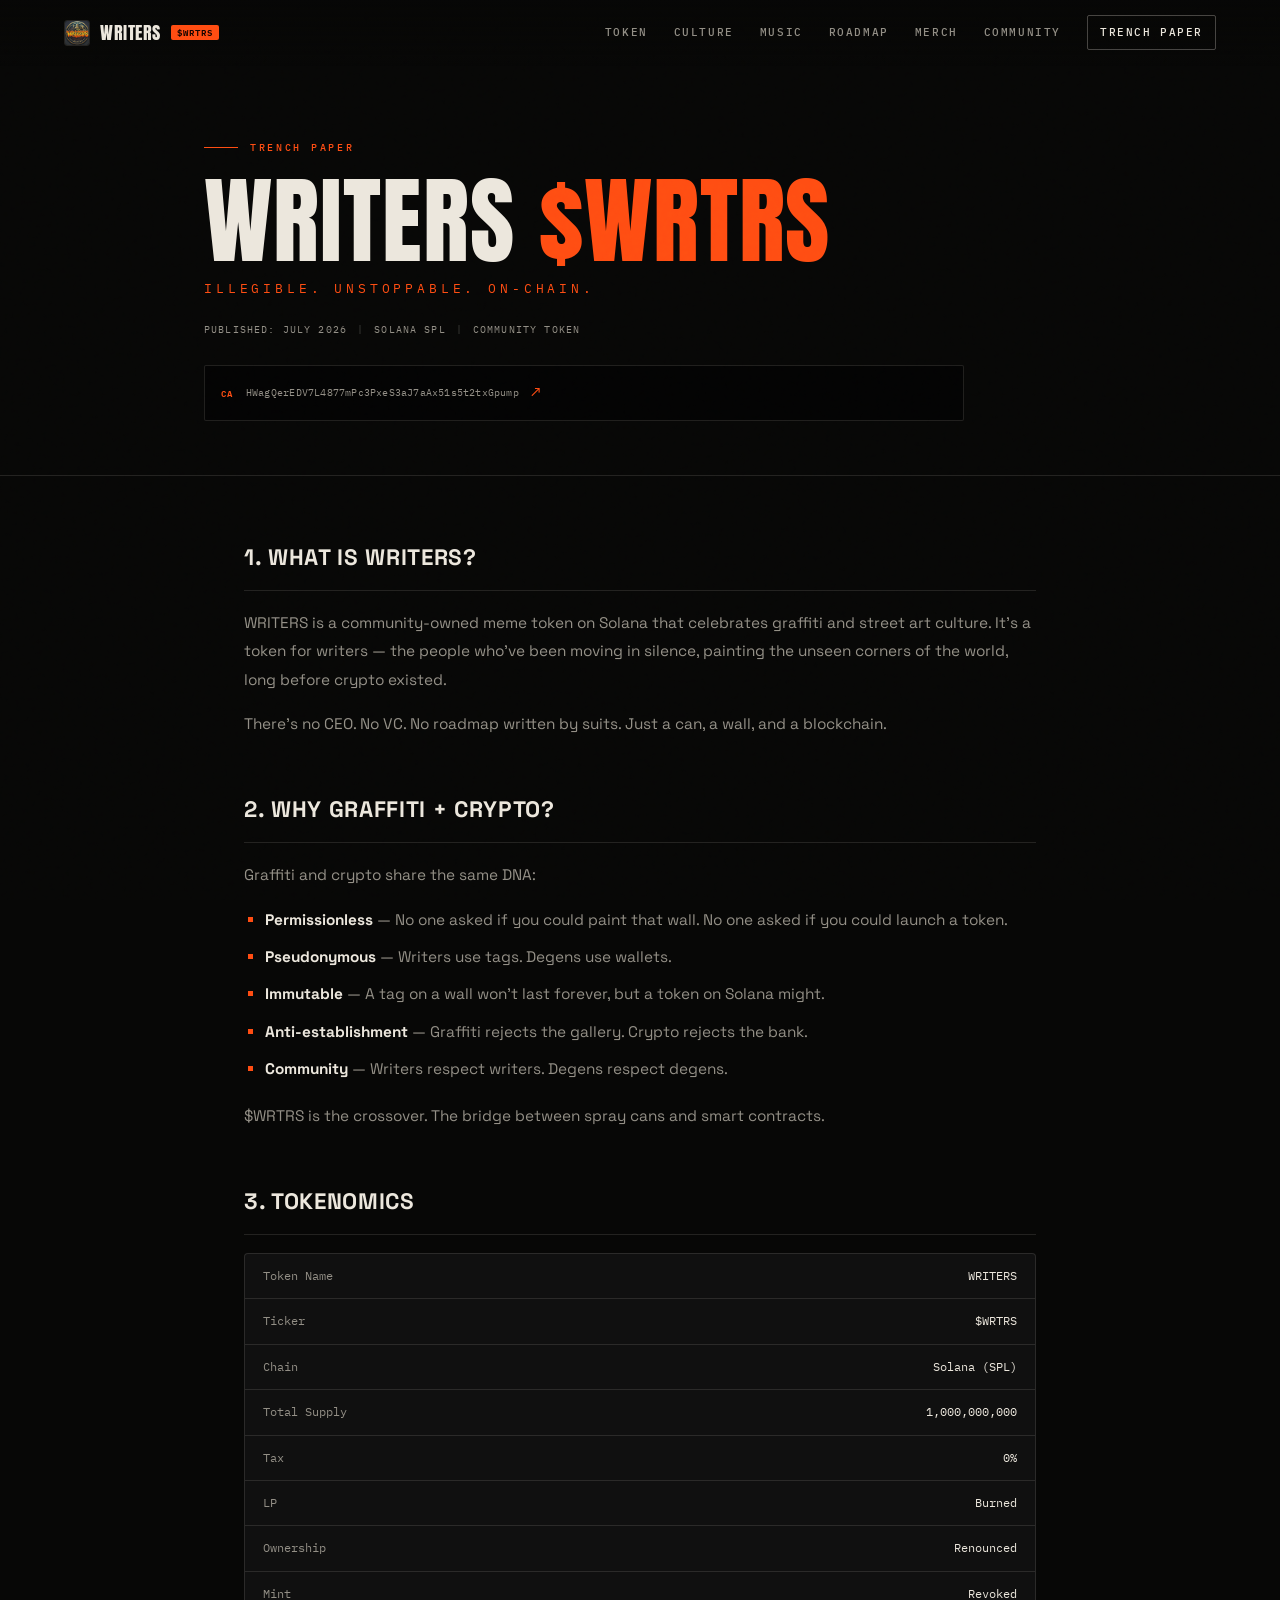
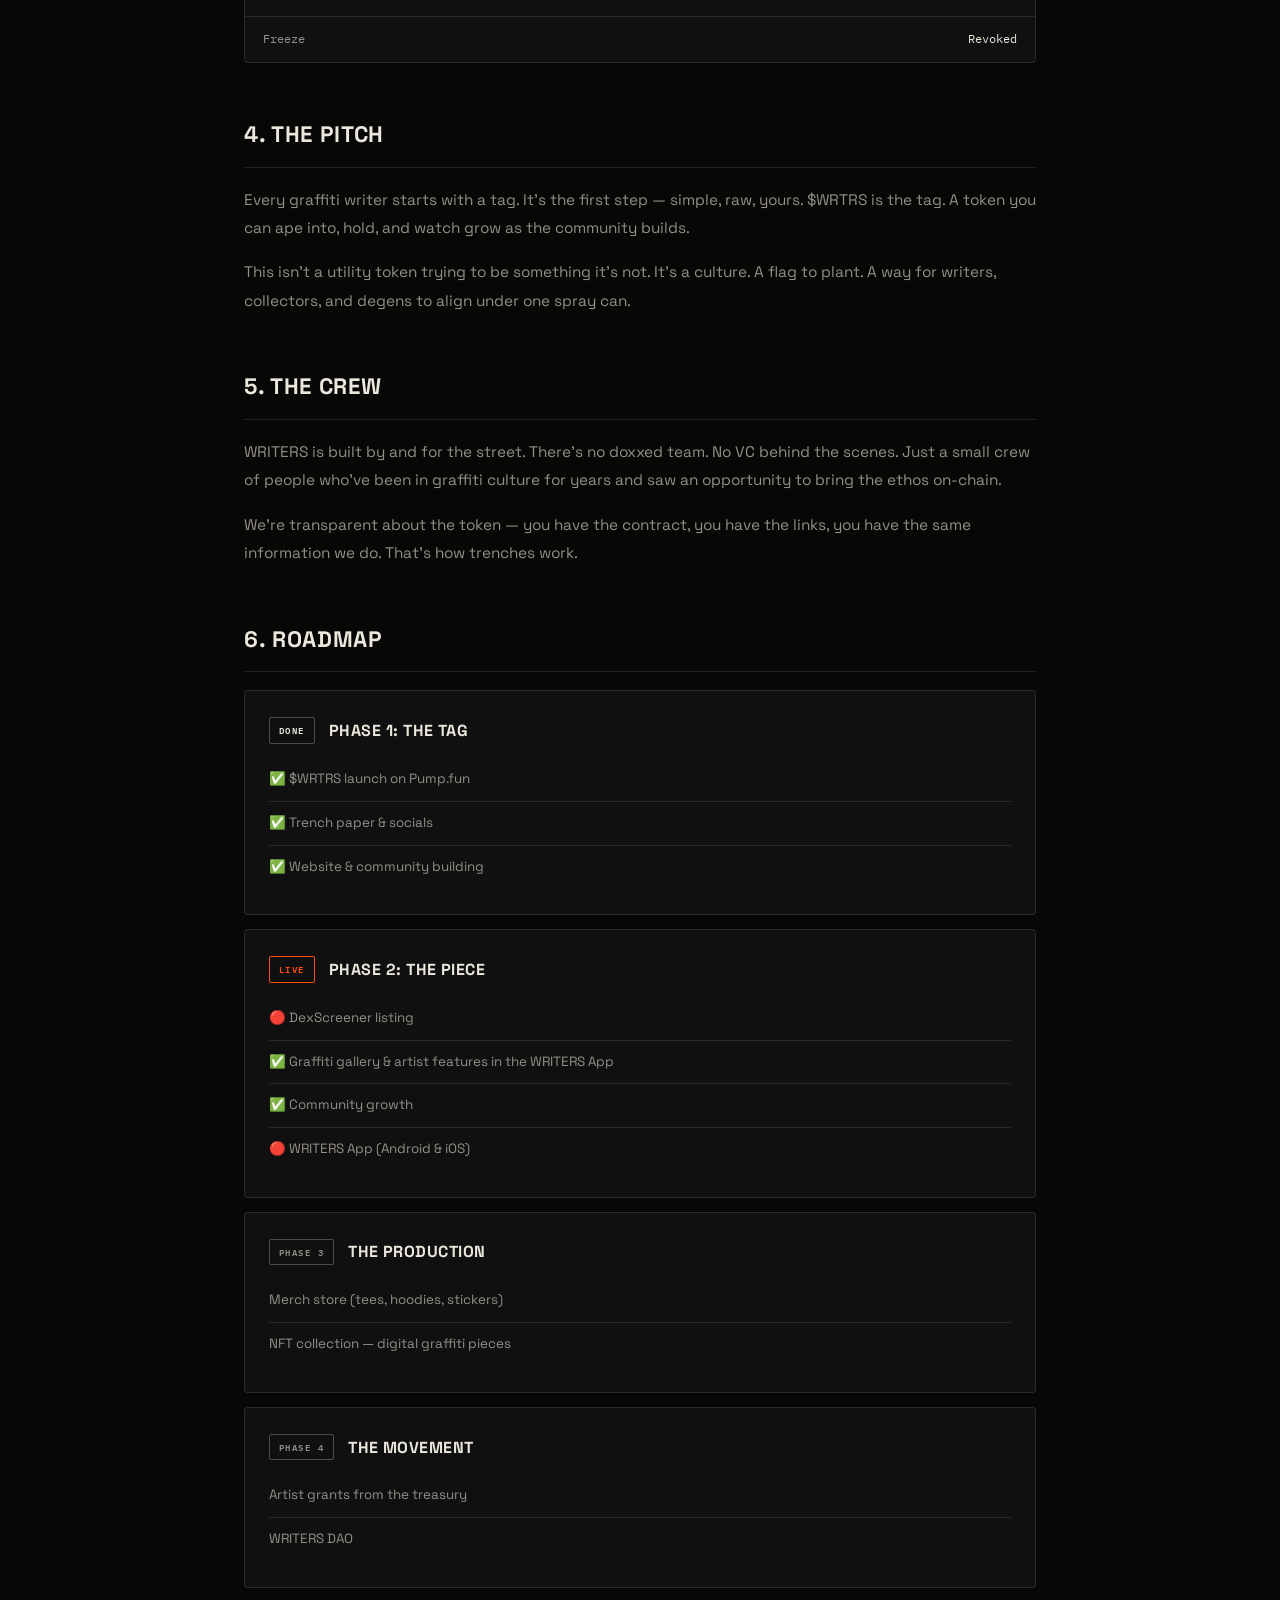
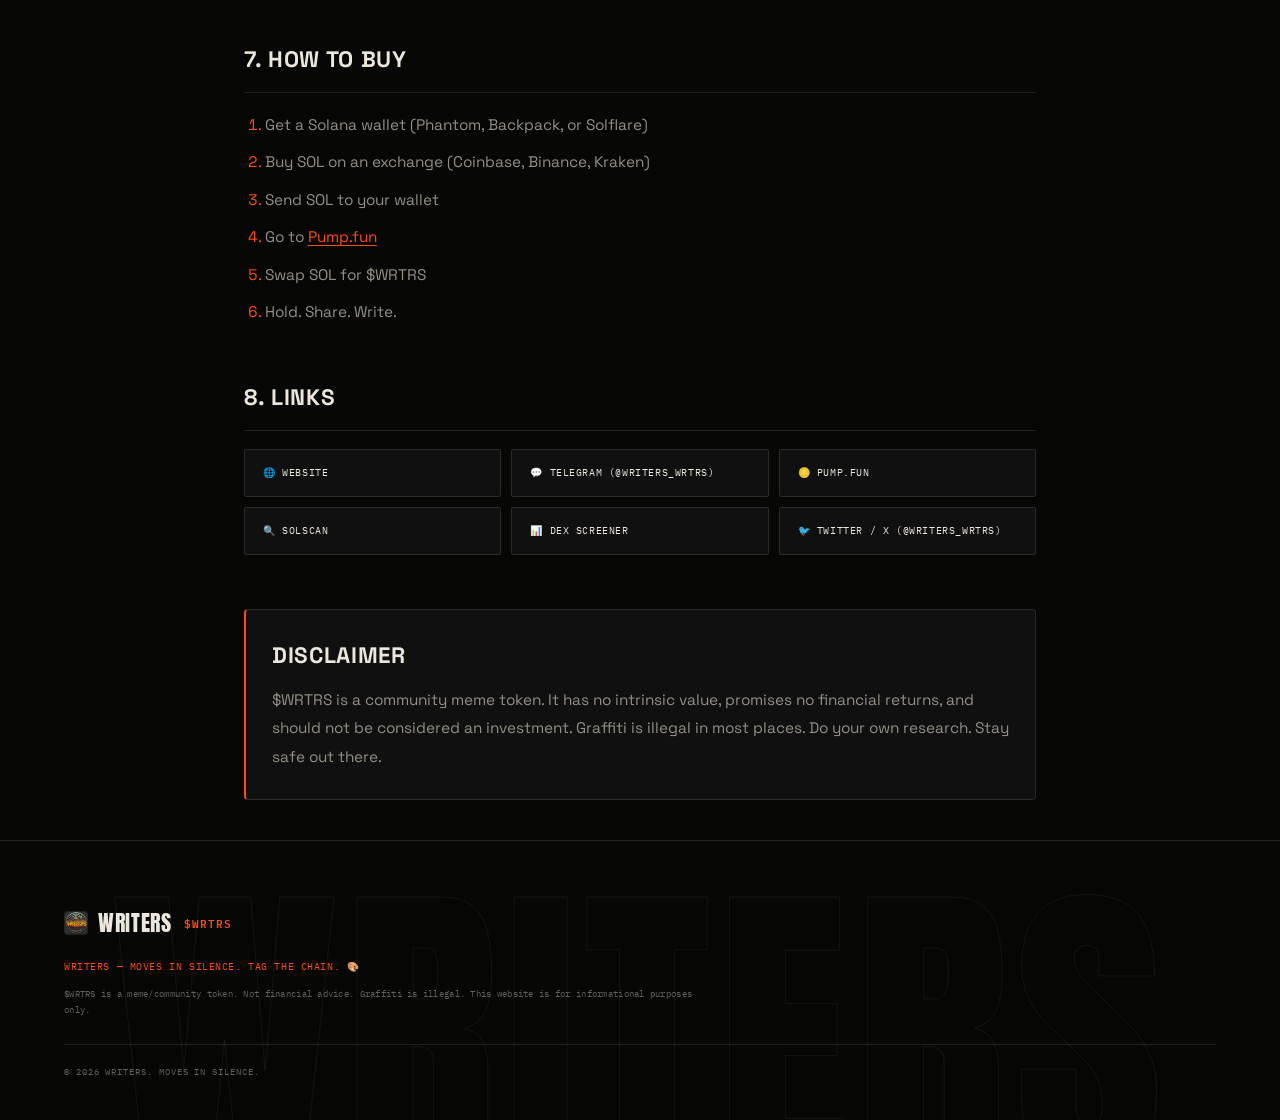
<file: trench.html>
<!DOCTYPE html>
<html lang="en">
<head>
  <meta charset="UTF-8" />
  <meta name="viewport" content="width=device-width, initial-scale=1.0" />
  <title>Trench Paper — WRITERS ($WRTRS)</title>
  <meta name="description" content="The WRITERS Trench Paper — who we are, tokenomics, the roadmap, and how to buy $WRTRS." />
  <meta name="theme-color" content="#070706" />
  <link rel="icon" type="image/jpeg" href="assets/writers-icon.jpg" />
  <link rel="apple-touch-icon" href="assets/writers-icon.jpg" />
  <link rel="preconnect" href="https://fonts.googleapis.com" />
  <link rel="preconnect" href="https://fonts.gstatic.com" crossorigin />
  <link href="https://fonts.googleapis.com/css2?family=Anton&family=IBM+Plex+Mono:wght@400;500;600&family=Space+Grotesk:wght@400;500;700&display=swap" rel="stylesheet" />
  <link rel="stylesheet" href="css/theme.css" />
  <script>document.documentElement.classList.add('js');window.addEventListener('load',function(){setTimeout(function(){if(!window.__writersReady)document.documentElement.classList.remove('js');},1500);});</script>
</head>
<body>
  <div class="grain" aria-hidden="true"></div>

  <!-- 🌟 NAVIGATION -->
  <nav class="navbar" id="navbar">
    <div class="nav-container">
      <a href="/" class="nav-logo">
        <img src="assets/writers-icon.jpg" alt="WRITERS" class="nav-logo-icon" />
        <span class="nav-logo-text">WRITERS</span>
        <span class="nav-logo-ticker">$WRTRS</span>
      </a>
      <div class="nav-links" id="navLinks">
        <a href="index.html#token" class="nav-link">Token</a>
        <a href="index.html#culture" class="nav-link">Culture</a>
        <a href="index.html#music" class="nav-link">Music</a>
        <a href="index.html#roadmap" class="nav-link">Roadmap</a>
        <a href="index.html#merch" class="nav-link">Merch</a>
        <a href="index.html#community" class="nav-link">Community</a>
        <a href="trench.html" class="nav-link trench-link">Trench Paper</a>
      </div>
      <button class="nav-toggle" id="navToggle" aria-label="Menu">
        <span></span><span></span><span></span>
      </button>
    </div>
  </nav>

  <!-- 📰 TRENCH PAPER HEADER -->
  <header class="trench-hero">
    <div class="doc-inner">
      <div class="header-badge">TRENCH PAPER</div>
      <h1>WRITERS <span class="accent">$WRTRS</span></h1>
      <p class="subtitle">Illegible. Unstoppable. On-Chain.</p>
      <div class="meta">
        <span>Published: July 2026</span>
        <span class="sep">|</span>
        <span>Solana SPL</span>
        <span class="sep">|</span>
        <span>Community Token</span>
      </div>
      <div class="ca-box">
        <span class="ca-label">CA</span>
        <code class="ca">HWagQerEDV7L4877mPc3PxeS3aJ7aAx51s5t2txGpump</code>
        <a href="https://solscan.io/token/HWagQerEDV7L4877mPc3PxeS3aJ7aAx51s5t2txGpump" target="_blank" class="ca-link">↗</a>
      </div>
    </div>
  </header>

  <main class="trench-doc">
    <div class="doc-inner">
      <section>
        <h2>1. What Is WRITERS?</h2>
        <p>WRITERS is a community-owned meme token on Solana that celebrates graffiti and street art culture. It's a token for writers — the people who've been moving in silence, painting the unseen corners of the world, long before crypto existed.</p>
        <p>There's no CEO. No VC. No roadmap written by suits. Just a can, a wall, and a blockchain.</p>
      </section>

      <section>
        <h2>2. Why Graffiti + Crypto?</h2>
        <p>Graffiti and crypto share the same DNA:</p>
        <ul>
          <li><strong>Permissionless</strong> — No one asked if you could paint that wall. No one asked if you could launch a token.</li>
          <li><strong>Pseudonymous</strong> — Writers use tags. Degens use wallets.</li>
          <li><strong>Immutable</strong> — A tag on a wall won't last forever, but a token on Solana might.</li>
          <li><strong>Anti-establishment</strong> — Graffiti rejects the gallery. Crypto rejects the bank.</li>
          <li><strong>Community</strong> — Writers respect writers. Degens respect degens.</li>
        </ul>
        <p>$WRTRS is the crossover. The bridge between spray cans and smart contracts.</p>
      </section>

      <section>
        <h2>3. Tokenomics</h2>
        <div class="tomo-table">
          <div class="tomo-row">
            <span>Token Name</span>
            <span>WRITERS</span>
          </div>
          <div class="tomo-row">
            <span>Ticker</span>
            <span class="accent">$WRTRS</span>
          </div>
          <div class="tomo-row">
            <span>Chain</span>
            <span>Solana (SPL)</span>
          </div>
          <div class="tomo-row">
            <span>Total Supply</span>
            <span>1,000,000,000</span>
          </div>
          <div class="tomo-row">
            <span>Tax</span>
            <span>0%</span>
          </div>
          <div class="tomo-row">
            <span>LP</span>
            <span>Burned</span>
          </div>
          <div class="tomo-row">
            <span>Ownership</span>
            <span>Renounced</span>
          </div>
          <div class="tomo-row">
            <span>Mint</span>
            <span>Revoked</span>
          </div>
          <div class="tomo-row">
            <span>Freeze</span>
            <span>Revoked</span>
          </div>
        </div>
      </section>

      <section>
        <h2>4. The Pitch</h2>
        <p>Every graffiti writer starts with a tag. It's the first step — simple, raw, yours. $WRTRS is the tag. A token you can ape into, hold, and watch grow as the community builds.</p>
        <p>This isn't a utility token trying to be something it's not. It's a culture. A flag to plant. A way for writers, collectors, and degens to align under one spray can.</p>
      </section>

      <section>
        <h2>5. The Crew</h2>
        <p>WRITERS is built by and for the street. There's no doxxed team. No VC behind the scenes. Just a small crew of people who've been in graffiti culture for years and saw an opportunity to bring the ethos on-chain.</p>
        <p>We're transparent about the token — you have the contract, you have the links, you have the same information we do. That's how trenches work.</p>
      </section>

      <section>
        <h2>6. Roadmap</h2>
        <div class="phase">
          <div class="phase-head">
            <span class="phase-tag done">DONE</span>
            <h3>Phase 1: The Tag</h3>
          </div>
          <ul>
            <li>✅ $WRTRS launch on Pump.fun</li>
            <li>✅ Trench paper &amp; socials</li>
            <li>✅ Website &amp; community building</li>
          </ul>
        </div>
        <div class="phase">
          <div class="phase-head">
            <span class="phase-tag live">LIVE</span>
            <h3>Phase 2: The Piece</h3>
          </div>
          <ul>
            <li>🔴 DexScreener listing</li>
            <li>✅ Graffiti gallery &amp; artist features in the WRITERS App</li>
            <li>✅ Community growth</li>
            <li>🔴 WRITERS App (Android &amp; iOS)</li>
          </ul>
        </div>
        <div class="phase">
          <div class="phase-head">
            <span class="phase-tag">PHASE 3</span>
            <h3>The Production</h3>
          </div>
          <ul>
            <li>Merch store (tees, hoodies, stickers)</li>
            <li>NFT collection — digital graffiti pieces</li>
          </ul>
        </div>
        <div class="phase">
          <div class="phase-head">
            <span class="phase-tag">PHASE 4</span>
            <h3>The Movement</h3>
          </div>
          <ul>
            <li>Artist grants from the treasury</li>
            <li>WRITERS DAO</li>
          </ul>
        </div>
      </section>

      <section>
        <h2>7. How to Buy</h2>
        <ol>
          <li>Get a Solana wallet (Phantom, Backpack, or Solflare)</li>
          <li>Buy SOL on an exchange (Coinbase, Binance, Kraken)</li>
          <li>Send SOL to your wallet</li>
          <li>Go to <a href="https://pump.fun/coin/HWagQerEDV7L4877mPc3PxeS3aJ7aAx51s5t2txGpump" target="_blank">Pump.fun</a></li>
          <li>Swap SOL for $WRTRS</li>
          <li>Hold. Share. Write.</li>
        </ol>
      </section>

      <section>
        <h2>8. Links</h2>
        <div class="links-list">
          <a href="https://writerswrtrs.com" target="_blank">🌐 Website</a>
          <a href="https://t.me/writers_wrtrs" target="_blank">💬 Telegram (@writers_wrtrs)</a>
          <a href="https://pump.fun/coin/HWagQerEDV7L4877mPc3PxeS3aJ7aAx51s5t2txGpump" target="_blank">🪙 Pump.fun</a>
          <a href="https://solscan.io/token/HWagQerEDV7L4877mPc3PxeS3aJ7aAx51s5t2txGpump" target="_blank">🔍 Solscan</a>
          <a href="https://dexscreener.com/solana/daebxjq7ckypzneqdomgjnugxvuhn6cauo3tgwt1upsf" target="_blank">📊 DEX Screener</a>
          <a href="https://x.com/writers_wrtrs" target="_blank">🐦 Twitter / X (@writers_wrtrs)</a>
        </div>
      </section>

      <section class="disclaimer">
        <h2>Disclaimer</h2>
        <p>$WRTRS is a community meme token. It has no intrinsic value, promises no financial returns, and should not be considered an investment. Graffiti is illegal in most places. Do your own research. Stay safe out there.</p>
      </section>
    </div>
  </main>

  <!-- 🦶 FOOTER -->
  <footer class="footer">
    <div class="container">
      <div class="footer-content" data-reveal>
        <div class="footer-brand">
          <span class="footer-logo"><img src="assets/writers-icon.jpg" alt="WRITERS" class="footer-icon" /> WRITERS</span>
          <span class="footer-ticker">$WRTRS</span>
        </div>
        <div class="footer-links">
          <span class="footer-paper-note">WRITERS — Moves in silence. Tag the chain. 🎨</span>
          <span class="footer-disclaimer">
            $WRTRS is a meme/community token. Not financial advice. Graffiti is illegal. 
            This website is for informational purposes only.
          </span>
        </div>
        <div class="footer-bottom">
          <span>© 2026 WRITERS. Moves in silence.</span>
        </div>
      </div>
    </div>
  </footer>

  <script src="js/main.js"></script>
</body>
</html>
</file>
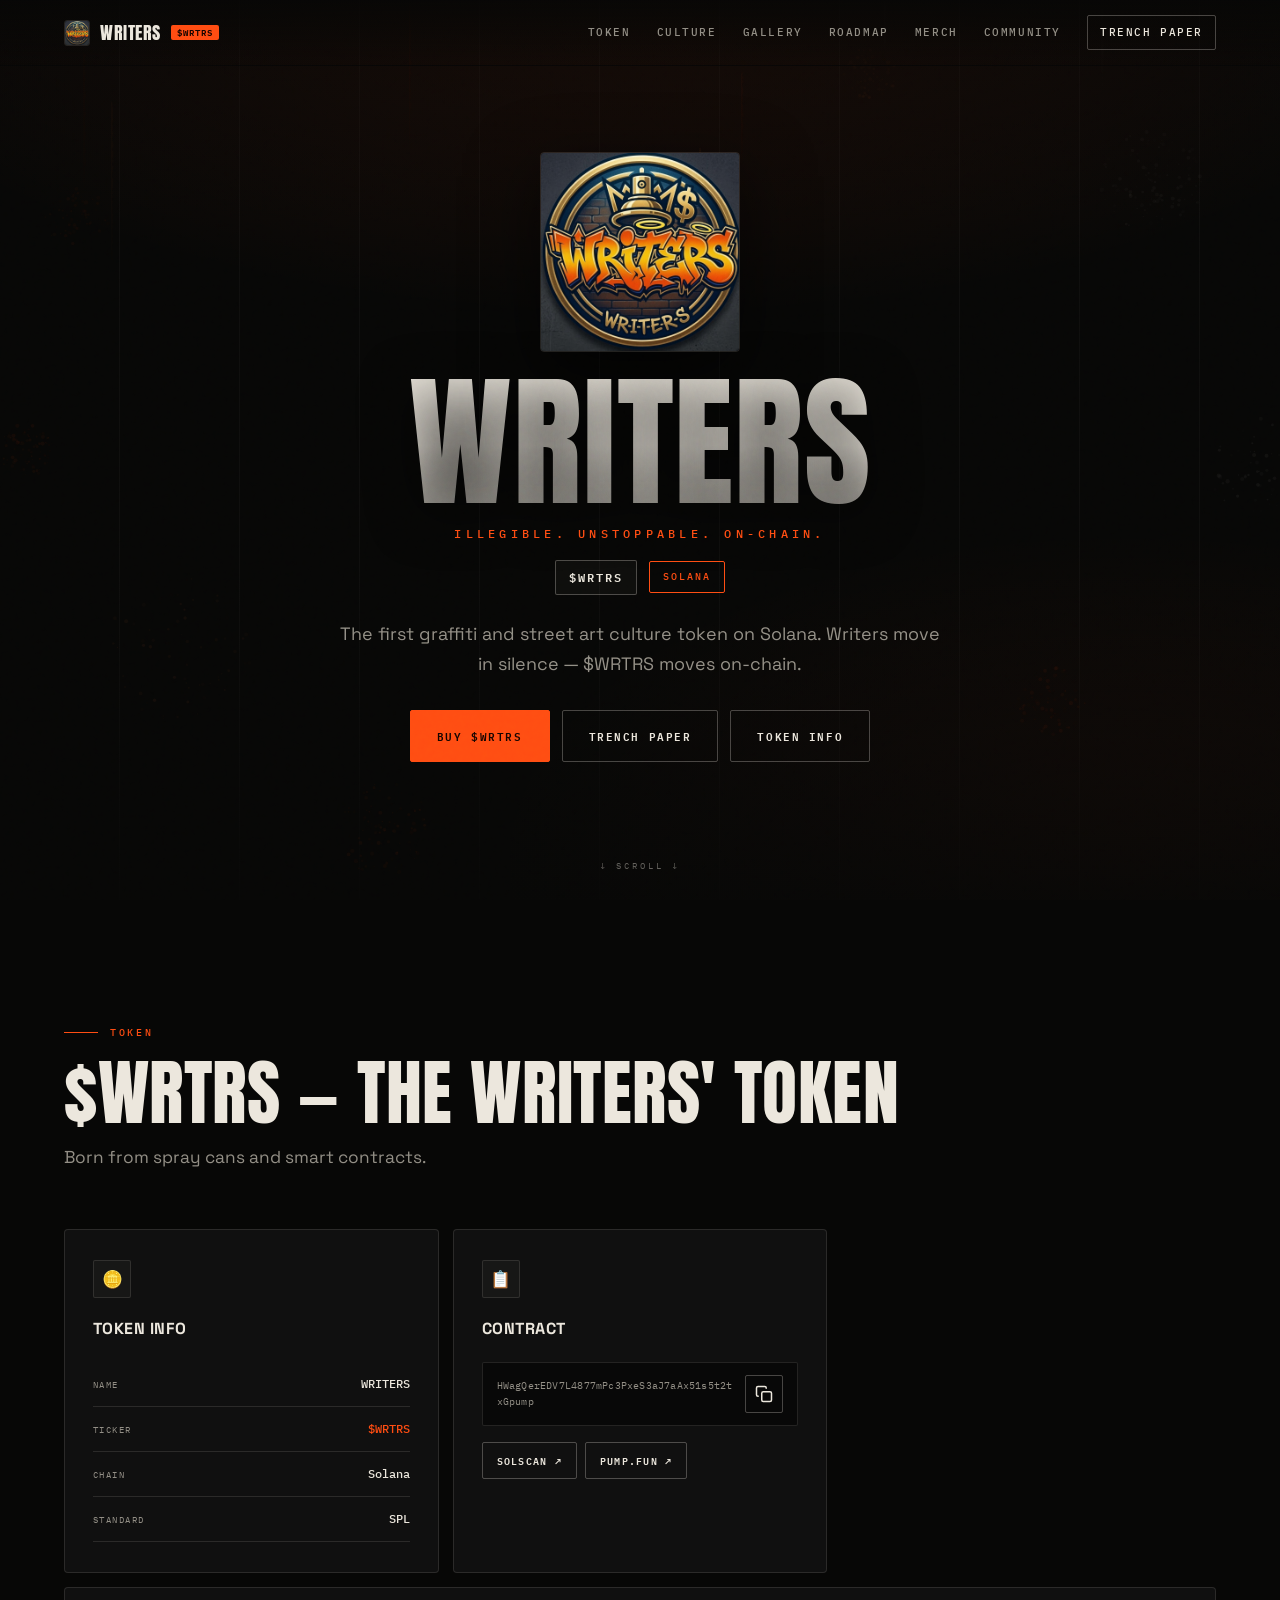
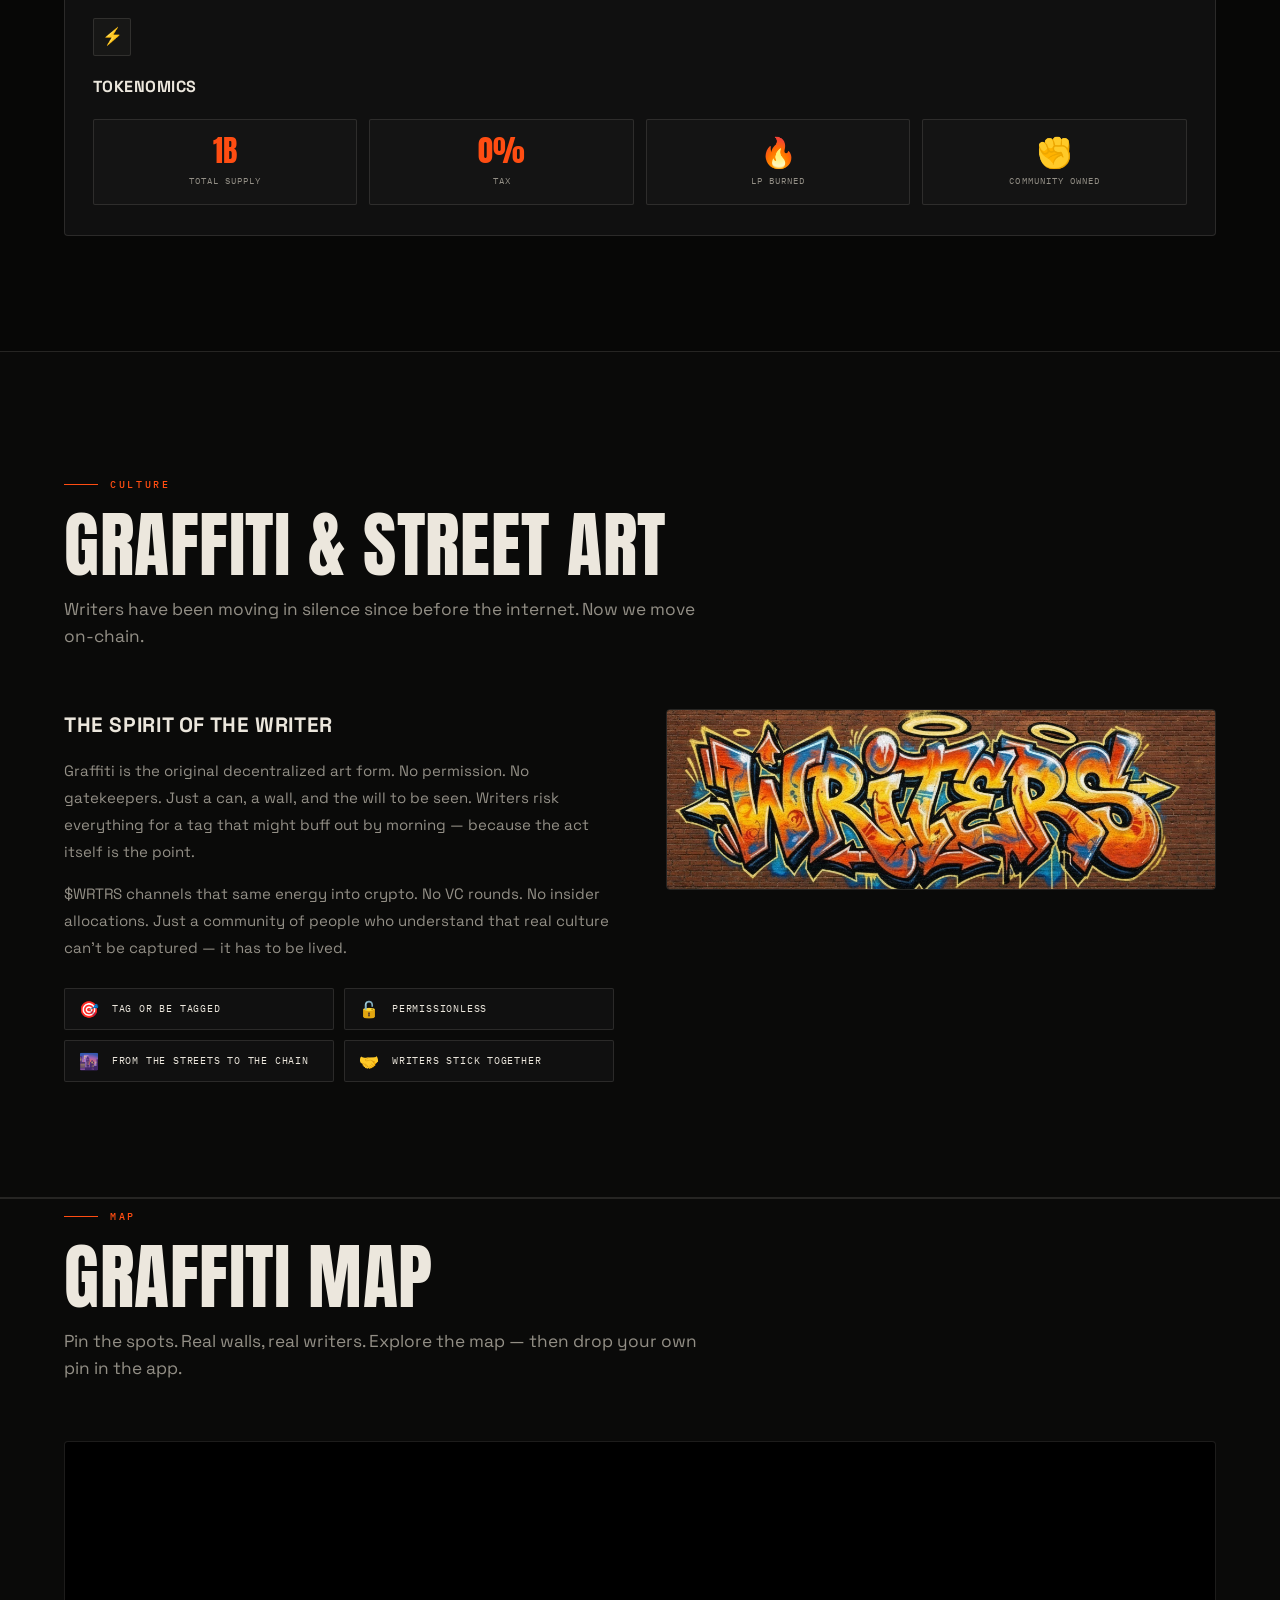
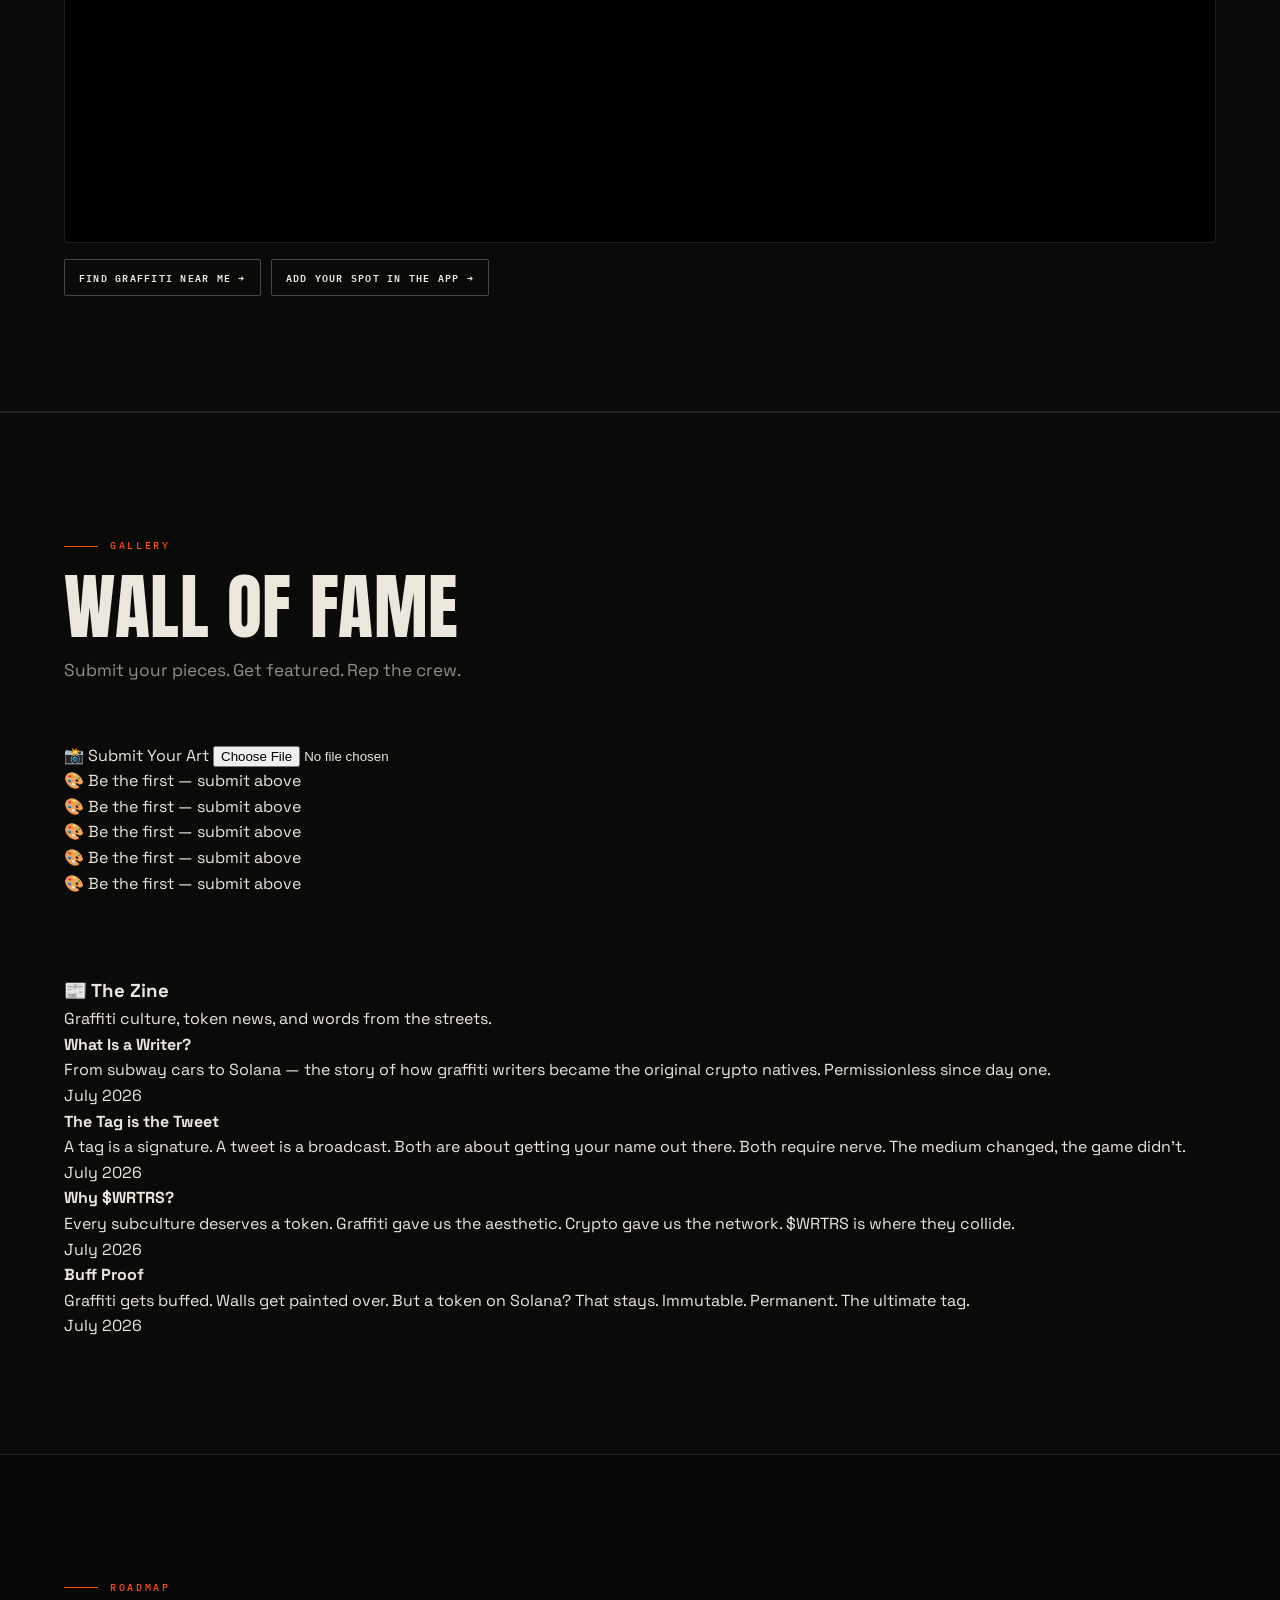
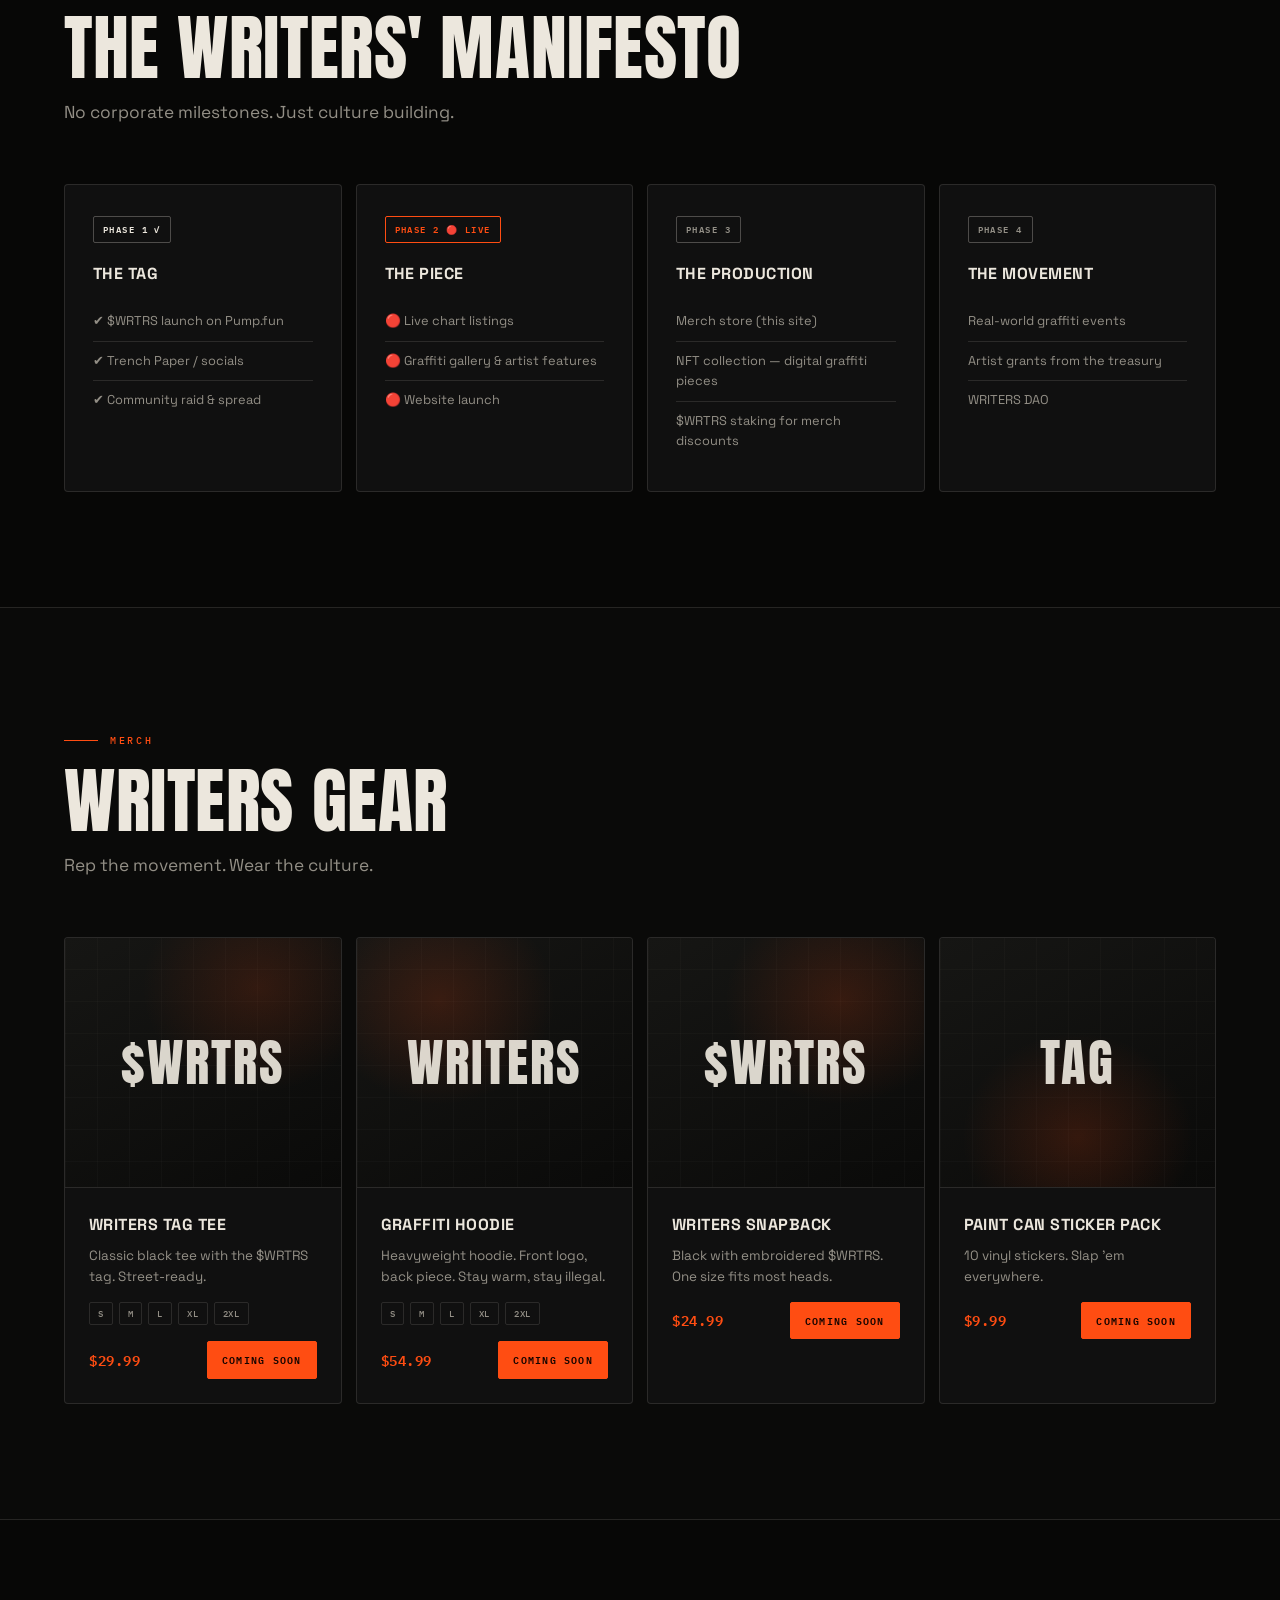
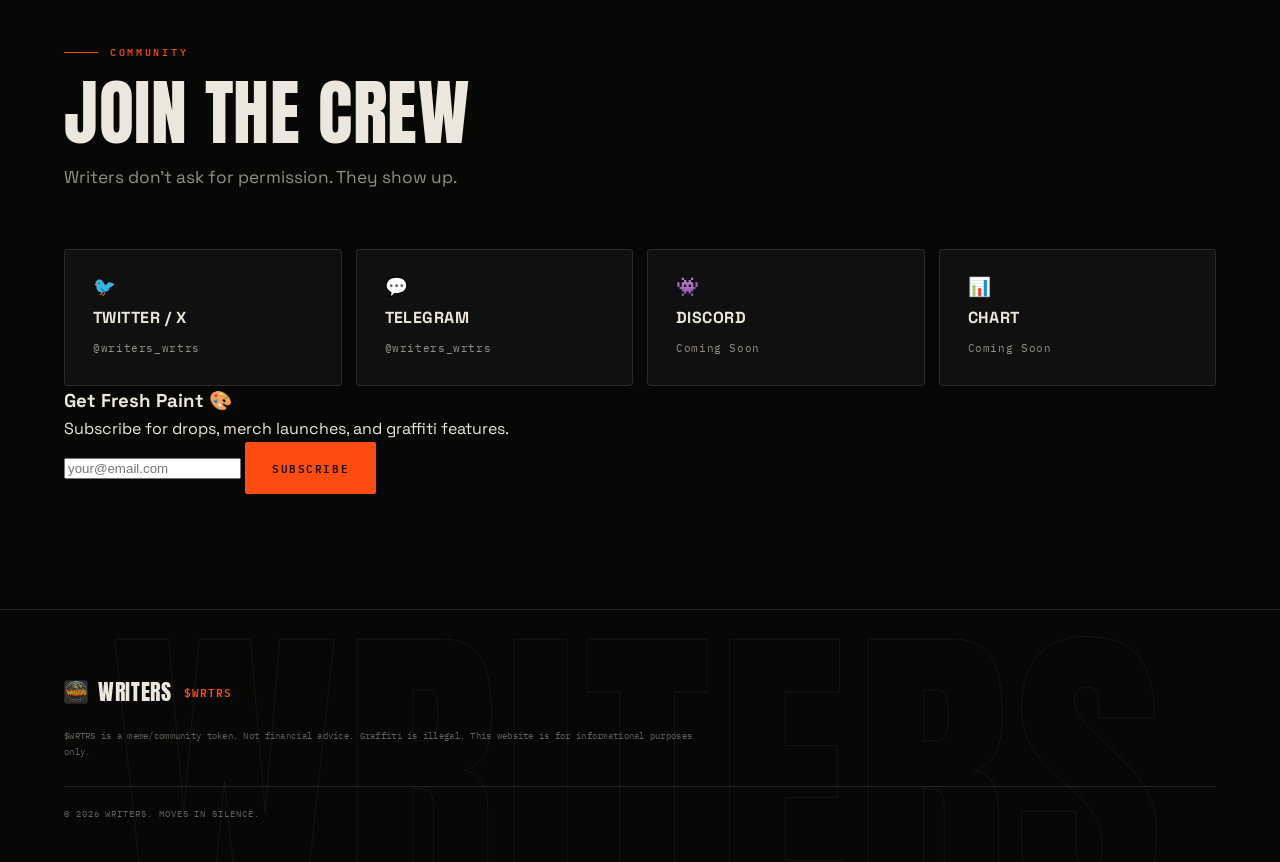
<file: wall-of-fame-backup-index.html>
<!DOCTYPE html>
<html lang="en">
<head>
  <meta charset="UTF-8" />
  <meta name="viewport" content="width=device-width, initial-scale=1.0" />
  <title>WRITERS — $WRTRS</title>
  <link rel="icon" type="image/jpeg" href="assets/writers-icon.jpg" />
  <link rel="apple-touch-icon" href="assets/writers-icon.jpg" />
  <meta name="description" content="The first graffiti and street art culture token on Solana. Writers move in silence — $WRTRS moves on-chain." />
  <meta name="theme-color" content="#070706" />
  <link rel="preconnect" href="https://fonts.googleapis.com" />
  <link rel="preconnect" href="https://fonts.gstatic.com" crossorigin />
  <link href="https://fonts.googleapis.com/css2?family=Anton&family=IBM+Plex+Mono:wght@400;500;600&family=Space+Grotesk:wght@400;500;700&display=swap" rel="stylesheet" />
  <link rel="stylesheet" href="css/theme.css" />
  <script>document.documentElement.classList.add('js');window.addEventListener('load',function(){setTimeout(function(){if(!window.__writersReady)document.documentElement.classList.remove('js');},1500);});</script>
</head>
<body>
  <div class="grain" aria-hidden="true"></div>

  <!-- 🌟 NAVIGATION -->
  <nav class="navbar" id="navbar">
    <div class="nav-container">
      <a href="/" class="nav-logo">
        <img src="assets/writers-icon.jpg" alt="WRITERS" class="nav-logo-icon" />
        <span class="nav-logo-text">WRITERS</span>
        <span class="nav-logo-ticker">$WRTRS</span>
      </a>
      <div class="nav-links" id="navLinks">
        <a href="#token" class="nav-link">Token</a>
        <a href="#culture" class="nav-link">Culture</a>
        <a href="#gallery" class="nav-link">Gallery</a>
        <a href="#roadmap" class="nav-link">Roadmap</a>
        <a href="#merch" class="nav-link">Merch</a>
        <a href="#community" class="nav-link">Community</a>
        <a href="trench.html" class="nav-link trench-link">Trench Paper</a>
      </div>
      <button class="nav-toggle" id="navToggle" aria-label="Menu">
        <span></span><span></span><span></span>
      </button>
    </div>
  </nav>

  <!-- 🎬 HERO -->
  <section class="hero" id="home">
    <div class="hero-overlay"></div>
    <div class="graffiti-layer" id="graffitiCanvas"></div>
    <div class="hero-content">
      <div class="hero-logo">
        <img src="writers-logo.jpg" alt="WRITERS Logo" class="hero-logo-img" />
      </div>
      <h1 class="hero-title">
        <span class="hero-title-main">WRITERS</span>
        <span class="hero-title-sub">Illegible. Unstoppable. On-Chain.</span>
      </h1>
      <div class="hero-ticker">
        <span class="ticker-badge">$WRTRS</span>
        <span class="ticker-chain">Solana</span>
      </div>
      <p class="hero-desc">
        The first graffiti and street art culture token on Solana. Writers move in silence — $WRTRS moves on-chain.
      </p>
      <div class="hero-actions">
        <a href="https://pump.fun/coin/HWagQerEDV7L4877mPc3PxeS3aJ7aAx51s5t2txGpump" target="_blank" class="btn btn-primary">Buy $WRTRS</a>
        <a href="trench.html" class="btn btn-outline">Trench Paper</a>
        <a href="#token" class="btn btn-outline">Token Info</a>
      </div>
    </div>
    <div class="scroll-hint">↓ SCROLL ↓</div>
  </section>

  <!-- 🪙 TOKEN SECTION -->
  <section class="section section-dark" id="token">
    <div class="container">
      <div class="section-header">
        <span class="tag">Token</span>
        <h2>$WRTRS — The Writers' Token</h2>
        <p class="section-sub">Born from spray cans and smart contracts.</p>
      </div>

      <!-- 💹 Live Price Chart -->
      <div class="price-embed">

      </div>

      <div class="token-grid">
        <div class="token-card">
          <div class="token-card-icon">🪙</div>
          <h3>Token Info</h3>
          <div class="token-info-row">
            <span class="token-label">Name</span>
            <span class="token-value">WRITERS</span>
          </div>
          <div class="token-info-row">
            <span class="token-label">Ticker</span>
            <span class="token-value accent">$WRTRS</span>
          </div>
          <div class="token-info-row">
            <span class="token-label">Chain</span>
            <span class="token-value">Solana</span>
          </div>
          <div class="token-info-row">
            <span class="token-label">Standard</span>
            <span class="token-value">SPL</span>
          </div>
        </div>

        <div class="token-card">
          <div class="token-card-icon">📋</div>
          <h3>Contract</h3>
          <div class="ca-wrapper">
            <code class="ca-address" id="caAddress">HWagQerEDV7L4877mPc3PxeS3aJ7aAx51s5t2txGpump</code>
            <button class="btn-icon" id="copyCa" title="Copy Address">
              <svg width="18" height="18" viewBox="0 0 24 24" fill="none" stroke="currentColor" stroke-width="2"><rect x="9" y="9" width="13" height="13" rx="2"/><path d="M5 15H4a2 2 0 0 1-2-2V4a2 2 0 0 1 2-2h9a2 2 0 0 1 2 2v1"/></svg>
            </button>
          </div>
          <div class="contract-links">
            <a href="https://solscan.io/token/HWagQerEDV7L4877mPc3PxeS3aJ7aAx51s5t2txGpump" target="_blank" class="btn-sm">Solscan ↗</a>
            <a href="https://pump.fun/coin/HWagQerEDV7L4877mPc3PxeS3aJ7aAx51s5t2txGpump" target="_blank" class="btn-sm">Pump.fun ↗</a>
          </div>
        </div>

        <div class="token-card token-card-wide">
          <div class="token-card-icon">⚡</div>
          <h3>Tokenomics</h3>
          <div class="tokenomics-grid">
            <div class="tomo-item">
              <div class="tomo-value">1B</div>
              <div class="tomo-label">Total Supply</div>
            </div>
            <div class="tomo-item">
              <div class="tomo-value">0%</div>
              <div class="tomo-label">Tax</div>
            </div>
            <div class="tomo-item">
              <div class="tomo-value">🔥</div>
              <div class="tomo-label">LP Burned</div>
            </div>
            <div class="tomo-item">
              <div class="tomo-value">✊</div>
              <div class="tomo-label">Community Owned</div>
            </div>
          </div>
        </div>
      </div>
    </div>
  </section>

  <!-- 🎨 CULTURE / GRAFFITI SECTION -->
  <section class="section section-light" id="culture">
    <div class="container">
      <div class="section-header">
        <span class="tag">Culture</span>
        <h2>Graffiti &amp; Street Art</h2>
        <p class="section-sub">Writers have been moving in silence since before the internet. Now we move on-chain.</p>
      </div>

      <div class="culture-content">
        <div class="culture-text">
          <h3>The Spirit of the Writer</h3>
          <p>Graffiti is the original decentralized art form. No permission. No gatekeepers. Just a can, a wall, and the will to be seen. Writers risk everything for a tag that might buff out by morning — because the act itself is the point.</p>
          <p>$WRTRS channels that same energy into crypto. No VC rounds. No insider allocations. Just a community of people who understand that real culture can't be captured — it has to be lived.</p>
          <div class="culture-principles">
            <div class="principle">
              <span class="principle-icon">🎯</span>
              <span>Tag or be tagged</span>
            </div>
            <div class="principle">
              <span class="principle-icon">🔓</span>
              <span>Permissionless</span>
            </div>
            <div class="principle">
              <span class="principle-icon">🌆</span>
              <span>From the streets to the chain</span>
            </div>
            <div class="principle">
              <span class="principle-icon">🤝</span>
              <span>Writers stick together</span>
            </div>
          </div>
        </div>
        <div class="culture-gallery">
          <div class="gallery-grid">
            <div class="gallery-item gallery-item-main">
              <img src="writers-art.jpg" alt="Writers Street Art" />
            </div>

          </div>
        </div>
      </div>


    </div>
  </section>

  <!-- 🖼️ GRAFFITI MAP -->
  <section class="section section-light" style="padding-top: 0;">
    <div class="container">
      <div class="map-section">
        <div class="section-header">
          <span class="tag">Map</span>
          <h2>Graffiti Map</h2>
          <p class="section-sub">Pin the spots. Real walls, real writers. Explore the map — then drop your own pin in the app.</p>
        </div>
        <div class="map-embed">
          <iframe 
            src="https://www.google.com/maps/embed?pb=!1m18!1m12!1m3!1d193595.91477084472!2d-74.11976342288286!3d40.69740344225746!2m3!1f0!2f0!3f0!3m2!1i1024!2i768!4f13.1!3m3!1m2!1s0x89c24fa5d33f083b%3A0xc80b8f06e177fe62!2sNew+York%2C+NY!5e0!3m2!1sen!2sus!4v1"
            loading="lazy"
            referrerpolicy="no-referrer-when-downgrade"
            title="Graffiti Map">
          </iframe>
        </div>
        <div class="map-actions">
          <a href="#" class="btn-sm" id="graffitiNearMe">Find Graffiti Near Me →</a>
          <a href="/writersapp/" class="btn-sm">Add your spot in the app →</a>
        </div>
      </div>
    </div>
  </section>

  <!-- 🖼️ COMMUNITY GALLERY -->
  <section class="section section-light" id="gallery">
    <div class="container">
      <div class="section-header">
        <span class="tag">Gallery</span>
        <h2>Wall of Fame</h2>
        <p class="section-sub">Submit your pieces. Get featured. Rep the crew.</p>
      </div>

      <div class="gallery-section">
        <div class="gallery-grid-community">
          <div class="gallery-upload-card" id="uploadCard">
            <span class="upload-icon">📸</span>
            <span class="upload-text">Submit Your Art</span>
            <input type="file" accept="image/*" id="artUpload" />
          </div>
          <div class="gallery-placeholder">
            <span class="gallery-placeholder-icon">🎨</span>
            <span>Be the first — submit above</span>
          </div>
          <div class="gallery-placeholder">
            <span class="gallery-placeholder-icon">🎨</span>
            <span>Be the first — submit above</span>
          </div>
          <div class="gallery-placeholder">
            <span class="gallery-placeholder-icon">🎨</span>
            <span>Be the first — submit above</span>
          </div>
          <div class="gallery-placeholder">
            <span class="gallery-placeholder-icon">🎨</span>
            <span>Be the first — submit above</span>
          </div>
          <div class="gallery-placeholder">
            <span class="gallery-placeholder-icon">🎨</span>
            <span>Be the first — submit above</span>
          </div>
        </div>
      </div>

      <!-- 📰 ZINE -->
      <div class="zine-section" style="margin-top: 80px;">
        <h3>📰 The Zine</h3>
        <p>Graffiti culture, token news, and words from the streets.</p>
        <div class="zine-grid">
          <div class="zine-card">
            <h4>What Is a Writer?</h4>
            <p>From subway cars to Solana — the story of how graffiti writers became the original crypto natives. Permissionless since day one.</p>
            <span class="zine-date">July 2026</span>
          </div>
          <div class="zine-card">
            <h4>The Tag is the Tweet</h4>
            <p>A tag is a signature. A tweet is a broadcast. Both are about getting your name out there. Both require nerve. The medium changed, the game didn't.</p>
            <span class="zine-date">July 2026</span>
          </div>
          <div class="zine-card">
            <h4>Why $WRTRS?</h4>
            <p>Every subculture deserves a token. Graffiti gave us the aesthetic. Crypto gave us the network. $WRTRS is where they collide.</p>
            <span class="zine-date">July 2026</span>
          </div>
          <div class="zine-card">
            <h4>Buff Proof</h4>
            <p>Graffiti gets buffed. Walls get painted over. But a token on Solana? That stays. Immutable. Permanent. The ultimate tag.</p>
            <span class="zine-date">July 2026</span>
          </div>
        </div>
      </div>
    </div>
  </section>

  <!-- 🗺️ ROADMAP -->
  <section class="section section-dark" id="roadmap">
    <div class="container">
      <div class="section-header">
        <span class="tag">Roadmap</span>
        <h2>The Writers' Manifesto</h2>
        <p class="section-sub">No corporate milestones. Just culture building.</p>
      </div>

      <div class="roadmap">
        <div class="roadmap-phase">
          <div class="phase-badge phase-done">Phase 1 ✓</div>
          <h3>The Tag</h3>
          <ul>
            <li>✔ $WRTRS launch on Pump.fun</li>
            <li>✔ Trench Paper / socials</li>
            <li>✔ Community raid &amp; spread</li>
          </ul>
        </div>
        <div class="roadmap-phase">
          <div class="phase-badge phase-live">Phase 2 🔴 LIVE</div>
          <h3>The Piece</h3>
          <ul>
            <li>🔴 Live chart listings</li>
            <li>🔴 Graffiti gallery &amp; artist features</li>
            <li>🔴 Website launch</li>
          </ul>
        </div>
        <div class="roadmap-phase">
          <div class="phase-badge">Phase 3</div>
          <h3>The Production</h3>
          <ul>
            <li>Merch store (this site)</li>
            <li>NFT collection — digital graffiti pieces</li>
            <li>$WRTRS staking for merch discounts</li>
          </ul>
        </div>
        <div class="roadmap-phase">
          <div class="phase-badge">Phase 4</div>
          <h3>The Movement</h3>
          <ul>
            <li>Real-world graffiti events</li>
            <li>Artist grants from the treasury</li>
            <li>WRITERS DAO</li>
          </ul>
        </div>
      </div>
    </div>
  </section>

  <!-- 👕 MERCH SECTION -->
  <section class="section section-light" id="merch">
    <div class="container">
      <div class="section-header">
        <span class="tag">Merch</span>
        <h2>WRITERS Gear</h2>
        <p class="section-sub">Rep the movement. Wear the culture.</p>
      </div>

      <div class="merch-grid">
        <div class="merch-card">
          <div class="merch-image merch-image-placeholder">
            <div class="merch-art-bg">
              <span class="merch-preview-text">$WRTRS</span>
            </div>
          </div>
          <div class="merch-info">
            <h3>WRITERS Tag Tee</h3>
            <p class="merch-desc">Classic black tee with the $WRTRS tag. Street-ready.</p>
            <div class="merch-sizes">
              <span>S</span><span>M</span><span>L</span><span>XL</span><span>2XL</span>
            </div>
            <div class="merch-bottom">
              <span class="merch-price">$29.99</span>
              <a href="#" class="btn-sm btn-primary">Coming Soon</a>
            </div>
          </div>
        </div>

        <div class="merch-card">
          <div class="merch-image merch-image-placeholder">
            <div class="merch-art-bg merch-purple">
              <span class="merch-preview-text">WRITERS</span>
            </div>
          </div>
          <div class="merch-info">
            <h3>Graffiti Hoodie</h3>
            <p class="merch-desc">Heavyweight hoodie. Front logo, back piece. Stay warm, stay illegal.</p>
            <div class="merch-sizes">
              <span>S</span><span>M</span><span>L</span><span>XL</span><span>2XL</span>
            </div>
            <div class="merch-bottom">
              <span class="merch-price">$54.99</span>
              <a href="#" class="btn-sm btn-primary">Coming Soon</a>
            </div>
          </div>
        </div>

        <div class="merch-card">
          <div class="merch-image merch-image-placeholder">
            <div class="merch-art-bg merch-green">
              <span class="merch-preview-text">$WRTRS</span>
            </div>
          </div>
          <div class="merch-info">
            <h3>Writers Snapback</h3>
            <p class="merch-desc">Black with embroidered $WRTRS. One size fits most heads.</p>
            <div class="merch-bottom">
              <span class="merch-price">$24.99</span>
              <a href="#" class="btn-sm btn-primary">Coming Soon</a>
            </div>
          </div>
        </div>

        <div class="merch-card">
          <div class="merch-image merch-image-placeholder">
            <div class="merch-art-bg merch-orange">
              <span class="merch-preview-text">TAG</span>
            </div>
          </div>
          <div class="merch-info">
            <h3>Paint Can Sticker Pack</h3>
            <p class="merch-desc">10 vinyl stickers. Slap 'em everywhere.</p>
            <div class="merch-bottom">
              <span class="merch-price">$9.99</span>
              <a href="#" class="btn-sm btn-primary">Coming Soon</a>
            </div>
          </div>
        </div>
      </div>
    </div>
  </section>

  <!-- 🤝 COMMUNITY -->
  <section class="section section-dark" id="community">
    <div class="container">
      <div class="section-header">
        <span class="tag">Community</span>
        <h2>Join the Crew</h2>
        <p class="section-sub">Writers don't ask for permission. They show up.</p>
      </div>

      <div class="community-grid">
        <a href="https://x.com/writers_wrtrs" target="_blank" class="community-card">
          <div class="community-icon">🐦</div>
          <h3>Twitter / X</h3>
          <p>@writers_wrtrs</p>
        </a>
        <a href="https://t.me/writers_wrtrs" target="_blank" class="community-card">
          <div class="community-icon">💬</div>
          <h3>Telegram</h3>
          <p>@writers_wrtrs</p>
        </a>
        <a href="#" class="community-card">
          <div class="community-icon">👾</div>
          <h3>Discord</h3>
          <p>Coming Soon</p>
        </a>
        <a href="#" class="community-card">
          <div class="community-icon">📊</div>
          <h3>Chart</h3>
          <p>Coming Soon</p>
        </a>
      </div>

      <div class="newsletter">
        <h3>Get Fresh Paint 🎨</h3>
        <p>Subscribe for drops, merch launches, and graffiti features.</p>
        <form class="newsletter-form" id="newsletterForm">
          <input type="email" placeholder="your@email.com" required />
          <button type="submit" class="btn btn-primary">Subscribe</button>
        </form>
      </div>
    </div>
  </section>

  <!-- 🦶 FOOTER -->
  <footer class="footer">
    <div class="container">
      <div class="footer-content">
        <div class="footer-brand">
          <span class="footer-logo"><img src="assets/writers-icon.jpg" alt="WRITERS" class="footer-icon" /> WRITERS</span>
          <span class="footer-ticker">$WRTRS</span>
        </div>
        <div class="footer-links">
          <span class="footer-disclaimer">
            $WRTRS is a meme/community token. Not financial advice. Graffiti is illegal. 
            This website is for informational purposes only.
          </span>
        </div>
        <div class="footer-bottom">
          <span>© 2026 WRITERS. Moves in silence.</span>
        </div>
      </div>
    </div>
  </footer>

  <script src="js/main.js"></script>
  <script src="js/namer.js"></script>
  <script src="js/gallery.js"></script>
  <script src="js/geolocate.js"></script>
</body>
</html>
</file>
<file: css/theme.css>
/* ==========================================================================
   WRITERS — $WRTRS
   Theme pass: art-directed redesign (index.html)
   Near-black base · one acid accent · Anton display · IBM Plex Mono data
   ========================================================================== */

/* ---------- Design tokens ---------- */
:root{
  --bg:#070706;
  --bg-2:#0a0a09;
  --panel:#101010;
  --panel-2:#151514;
  --bone:#ece7dd;
  --muted:#938f86;
  --muted-2:rgba(236,231,221,.4);
  --line:rgba(236,231,221,.12);
  --line-2:rgba(236,231,221,.28);
  --acid:#ff4d12;
  --acid-2:#ff7a3d;
  --acid-ink:#140400;
  --acid-dim:rgba(255,77,18,.14);
  --font-display:'Anton',Impact,'Arial Narrow',sans-serif;
  --font-mono:'IBM Plex Mono',ui-monospace,'Courier New',monospace;
  --font-body:'Space Grotesk','Helvetica Neue',Arial,sans-serif;
  --max:1240px;
  --nav-h:66px;
  --r:4px;
  --ease:cubic-bezier(.22,.61,.36,1);
}

*,*::before,*::after{box-sizing:border-box;}
html{scroll-behavior:smooth;-webkit-text-size-adjust:100%;}
body{
  margin:0;
  font-family:var(--font-body);
  background:var(--bg);
  color:var(--bone);
  line-height:1.6;
  overflow-x:hidden;
  -webkit-font-smoothing:antialiased;
  -moz-osx-font-smoothing:grayscale;
}
img{max-width:100%;height:auto;display:block;}
a{color:inherit;text-decoration:none;transition:color .25s var(--ease);}
a:hover{color:var(--acid);}
button{font:inherit;}
h1,h2,h3,h4,p,figure{margin:0;}
ul{margin:0;padding:0;list-style:none;}
::selection{background:var(--acid);color:var(--acid-ink);}
:focus-visible{outline:2px solid var(--acid);outline-offset:3px;}
.container{max-width:var(--max);margin:0 auto;padding:0 clamp(18px,4.4vw,44px);}

/* ---------- Film grain ---------- */
.grain{
  position:fixed;inset:0;z-index:60;pointer-events:none;opacity:.055;
  mix-blend-mode:overlay;
  background-image:url("data:image/svg+xml,%3Csvg xmlns='http://www.w3.org/2000/svg' viewBox='0 0 200 200'%3E%3Cfilter id='n'%3E%3CfeTurbulence type='fractalNoise' baseFrequency='.8' numOctaves='3' stitchTiles='stitch'/%3E%3C/filter%3E%3Crect width='100%25' height='100%25' filter='url(%23n)'/%3E%3C/svg%3E");
}

/* ---------- Navigation ---------- */
.navbar{
  position:fixed;top:0;left:0;width:100%;height:var(--nav-h);z-index:1000;
  background:linear-gradient(180deg,rgba(7,7,6,.85),rgba(7,7,6,0));
  border-bottom:1px solid transparent;
  transition:height .35s var(--ease),background .35s var(--ease),border-color .35s var(--ease),backdrop-filter .35s var(--ease);
}
.navbar.scrolled{
  height:58px;background:rgba(7,7,6,.86);
  -webkit-backdrop-filter:blur(14px);backdrop-filter:blur(14px);
  border-bottom-color:var(--line);
}
.nav-container{max-width:var(--max);margin:0 auto;height:100%;padding:0 clamp(18px,4.4vw,44px);display:flex;align-items:center;justify-content:space-between;gap:18px;}
.nav-logo{display:flex;align-items:center;gap:10px;}
.nav-logo-icon{height:26px;width:26px;border-radius:3px;object-fit:cover;border:1px solid var(--line);}
.nav-logo-text{font-family:var(--font-display);font-size:1.15rem;letter-spacing:.03em;text-transform:uppercase;line-height:1;}
.nav-logo-ticker{font-family:var(--font-mono);font-size:.56rem;font-weight:600;letter-spacing:.12em;background:var(--acid);color:var(--acid-ink);border-radius:2px;padding:3px 6px;line-height:1;}
.nav-links{display:flex;align-items:center;gap:26px;}
.nav-link{font-family:var(--font-mono);font-size:.66rem;font-weight:500;letter-spacing:.15em;text-transform:uppercase;color:var(--muted);position:relative;padding:4px 0;}
.nav-link::after{content:"";position:absolute;left:0;bottom:-2px;width:0;height:1px;background:var(--acid);transition:width .3s var(--ease);}
.nav-link:hover{color:var(--acid);}
.nav-link:hover::after{width:100%;}
.trench-link{border:1px solid var(--line-2);border-radius:2px;padding:8px 12px;color:var(--bone);}
.trench-link::after{display:none;}
.trench-link:hover{border-color:var(--acid);color:var(--acid);background:var(--acid-dim);}
.nav-toggle{display:none;background:none;border:1px solid var(--line-2);border-radius:2px;cursor:pointer;flex-direction:column;gap:5px;padding:9px 8px;}
.nav-toggle span{display:block;width:20px;height:1.5px;background:var(--bone);transition:.3s var(--ease);}

/* ---------- Hero ---------- */
.hero{
  position:relative;min-height:100svh;display:flex;align-items:center;justify-content:center;
  padding:calc(var(--nav-h) + 40px) clamp(18px,5vw,44px) 92px;overflow:hidden;
  background:
    radial-gradient(120% 78% at 50% -10%,rgba(255,77,18,.12),transparent 58%),
    radial-gradient(80% 60% at 88% 96%,rgba(255,77,18,.07),transparent 62%),
    var(--bg);
}
.hero-overlay{
  position:absolute;inset:0;pointer-events:none;
  background:
    linear-gradient(180deg,rgba(7,7,6,.55),transparent 26%,transparent 62%,rgba(7,7,6,.9) 100%),
    repeating-linear-gradient(90deg,transparent 0 119px,rgba(236,231,221,.03) 119px 120px);
}
.graffiti-layer{position:absolute;inset:0;overflow:hidden;pointer-events:none;opacity:.55;
  -webkit-mask-image:radial-gradient(120% 85% at 50% 58%,#000 42%,transparent 82%);
  mask-image:radial-gradient(120% 85% at 50% 58%,#000 42%,transparent 82%);}
.graffiti-layer canvas{display:block;width:100%;height:100%;animation:drift 28s ease-in-out infinite;}
.hero-content{position:relative;z-index:3;text-align:center;max-width:880px;width:100%;}
.hero-logo{display:flex;justify-content:center;margin-bottom:26px;}
.hero-logo-img{max-width:200px;border-radius:var(--r);border:1px solid var(--line);box-shadow:0 24px 70px rgba(0,0,0,.65);}
.hero-title{margin-bottom:16px;}
.hero-title-main{
  display:block;font-family:var(--font-display);font-weight:400;text-transform:uppercase;
  font-size:clamp(3.4rem,12.4vw,9rem);line-height:.9;letter-spacing:.006em;
  color:transparent;background:linear-gradient(180deg,var(--bone) 52%,rgba(236,231,221,.68));
  -webkit-background-clip:text;background-clip:text;-webkit-text-fill-color:transparent;
  text-shadow:0 10px 50px rgba(0,0,0,.6);
}
.hero-title-sub{
  display:block;margin-top:16px;font-family:var(--font-mono);font-weight:500;
  font-size:clamp(.66rem,1.5vw,.78rem);letter-spacing:.34em;text-transform:uppercase;color:var(--acid);
}
.hero-ticker{display:flex;justify-content:center;align-items:center;gap:12px;margin-bottom:24px;flex-wrap:wrap;}
.ticker-badge{font-family:var(--font-mono);font-size:.76rem;font-weight:600;letter-spacing:.16em;color:var(--bone);border:1px solid var(--line-2);border-radius:2px;padding:7px 13px;background:rgba(236,231,221,.03);}
.ticker-chain{font-family:var(--font-mono);font-size:.64rem;font-weight:500;letter-spacing:.2em;text-transform:uppercase;color:var(--acid);border:1px solid var(--acid);border-radius:2px;padding:7px 13px;}
.hero-desc{font-size:clamp(.98rem,1.5vw,1.12rem);line-height:1.65;color:var(--muted);max-width:600px;margin:0 auto 32px;}
.hero-actions{display:flex;gap:12px;justify-content:center;flex-wrap:wrap;}
.scroll-hint{position:absolute;left:50%;bottom:26px;transform:translateX(-50%);font-family:var(--font-mono);font-size:.58rem;letter-spacing:.32em;text-transform:uppercase;color:var(--muted-2);animation:bounce 2.4s var(--ease) infinite;}

/* ---------- Buttons ---------- */
.btn{
  display:inline-flex;align-items:center;justify-content:center;gap:10px;
  padding:16px 26px;border-radius:2px;border:1px solid transparent;cursor:pointer;
  font-family:var(--font-mono);font-size:.7rem;font-weight:600;letter-spacing:.14em;text-transform:uppercase;
  transition:transform .25s var(--ease),background .25s var(--ease),color .25s var(--ease),border-color .25s var(--ease),box-shadow .25s var(--ease);
}
.btn-primary{background:var(--acid);color:var(--acid-ink);border-color:var(--acid);}
.btn-primary:hover{background:var(--acid-2);border-color:var(--acid-2);color:var(--acid-ink);transform:translateY(-2px);box-shadow:0 14px 36px rgba(255,77,18,.3);}
.btn-outline{background:transparent;color:var(--bone);border-color:var(--line-2);}
.btn-outline:hover{border-color:var(--acid);color:var(--acid);background:var(--acid-dim);transform:translateY(-2px);}
.btn-app{background:transparent;color:var(--acid);border-color:var(--acid);}
.btn-app:hover{background:var(--acid);color:var(--acid-ink);border-color:var(--acid);transform:translateY(-2px);box-shadow:0 14px 36px rgba(255,77,18,.25);}
.btn[aria-disabled="true"]{opacity:.42;pointer-events:none;color:var(--muted);border-color:var(--line);}
.btn-sm{
  display:inline-flex;align-items:center;gap:6px;padding:10px 14px;border-radius:2px;
  font-family:var(--font-mono);font-size:.6rem;font-weight:600;letter-spacing:.13em;text-transform:uppercase;
  background:transparent;color:var(--bone);border:1px solid var(--line-2);
  transition:background .25s var(--ease),color .25s var(--ease),border-color .25s var(--ease),transform .25s var(--ease);
}
.btn-sm:hover{background:var(--acid);color:var(--acid-ink);border-color:var(--acid);transform:translateY(-1px);}
.btn-sm.btn-primary{background:var(--acid);color:var(--acid-ink);border-color:var(--acid);}
.btn-sm.btn-primary:hover{background:var(--acid-2);border-color:var(--acid-2);}
.btn-icon{display:flex;align-items:center;justify-content:center;padding:9px;border-radius:2px;cursor:pointer;background:transparent;color:var(--bone);border:1px solid var(--line-2);transition:.25s var(--ease);}
.btn-icon:hover{background:var(--acid);color:var(--acid-ink);border-color:var(--acid);}

/* ---------- Sections ---------- */
.section{padding:clamp(76px,9vw,132px) 0;position:relative;}
.section-dark{background:var(--bg);}
.section-light{background:var(--bg-2);}
.section-light{border-top:1px solid var(--line);border-bottom:1px solid var(--line);}
.section-header{text-align:left;max-width:900px;margin-bottom:clamp(34px,5vw,58px);}
.tag{
  display:inline-flex;align-items:center;gap:12px;margin-bottom:20px;
  font-family:var(--font-mono);font-size:.6rem;font-weight:500;letter-spacing:.28em;text-transform:uppercase;
  color:var(--acid);border:0;border-radius:0;padding:0;background:none;
}
.tag::before{content:"";width:34px;height:1px;background:var(--acid);display:block;}
.section-header h2{
  font-family:var(--font-display);font-weight:400;text-transform:uppercase;
  font-size:clamp(2.1rem,5.6vw,4.5rem);line-height:.94;letter-spacing:.008em;color:var(--bone);margin-bottom:16px;
}
.section-sub{font-size:clamp(.95rem,1.4vw,1.08rem);line-height:1.6;color:var(--muted);max-width:640px;}

/* ---------- Token ---------- */
.price-embed:empty{display:none;}
.token-grid{display:grid;grid-template-columns:repeat(auto-fit,minmax(280px,1fr));gap:14px;}
.token-card{
  position:relative;overflow:hidden;background:var(--panel);border:1px solid var(--line);
  border-radius:var(--r);padding:30px 28px;
  transition:border-color .3s var(--ease),transform .3s var(--ease),background .3s var(--ease);
}
.token-card::after{content:"";position:absolute;left:0;top:0;height:1px;width:0;background:var(--acid);transition:width .5s var(--ease);}
.token-card:hover{border-color:var(--line-2);transform:translateY(-3px);background:var(--panel-2);}
.token-card:hover::after{width:100%;}
.token-card-wide{grid-column:1/-1;}
.token-card-icon{display:flex;align-items:center;justify-content:center;width:38px;height:38px;margin-bottom:18px;font-size:1.05rem;border:1px solid var(--line);border-radius:2px;background:rgba(236,231,221,.03);}
.token-card h3,.merch-info h3,.community-card h3,.roadmap-phase h3,.culture-text h3{
  font-family:var(--font-body);font-weight:700;text-transform:uppercase;letter-spacing:.03em;
  font-size:1rem;color:var(--bone);
}
.token-card h3{margin-bottom:20px;}
.token-card-desc{color:var(--muted);font-size:.95rem;line-height:1.65;margin-bottom:24px;max-width:720px;}
.token-info-row{display:flex;justify-content:space-between;align-items:baseline;gap:16px;padding:12px 0;border-bottom:1px solid var(--line);}
.token-label{font-family:var(--font-mono);font-size:.58rem;letter-spacing:.16em;text-transform:uppercase;color:var(--muted);}
.token-value{font-family:var(--font-mono);font-size:.78rem;font-weight:500;color:var(--bone);}
.token-value.accent{color:var(--acid);font-family:var(--font-mono);}
.ca-wrapper{display:flex;align-items:center;gap:10px;background:rgba(0,0,0,.5);border:1px solid var(--line);border-radius:2px;padding:12px 14px;margin-bottom:16px;overflow:hidden;}
.ca-address{flex:1;font-family:var(--font-mono);font-size:.64rem;letter-spacing:.02em;color:var(--muted);word-break:break-all;opacity:1;}
.contract-links{display:flex;gap:8px;flex-wrap:wrap;}
.tokenomics-grid{display:grid;grid-template-columns:repeat(4,1fr);gap:12px;text-align:center;}
.tomo-item{padding:16px 10px;border:1px solid var(--line);border-radius:2px;background:rgba(236,231,221,.02);}
.tomo-value{font-family:var(--font-display);font-size:1.85rem;line-height:1;letter-spacing:.01em;color:var(--acid);margin-bottom:8px;}
.tomo-label{font-family:var(--font-mono);font-size:.54rem;letter-spacing:.12em;text-transform:uppercase;color:var(--muted);}

/* ---------- Culture ---------- */
.culture-content{display:grid;grid-template-columns:1fr 1fr;gap:clamp(28px,4vw,56px);align-items:start;}
.culture-text h3{font-size:1.3rem;margin-bottom:16px;}
.culture-text p{color:var(--muted);font-size:.94rem;line-height:1.78;margin-bottom:16px;}
.culture-principles{display:grid;grid-template-columns:1fr 1fr;gap:10px;margin-top:26px;}
.principle{display:flex;align-items:center;gap:12px;font-family:var(--font-mono);font-size:.62rem;letter-spacing:.08em;text-transform:uppercase;color:var(--bone);border:1px solid var(--line);border-radius:2px;padding:12px 14px;background:var(--panel);}
.principle-icon{font-size:1rem;line-height:1;}
.culture-gallery{position:relative;}
.gallery-grid{display:grid;grid-template-columns:1fr 1fr;gap:12px;}
.gallery-item{position:relative;border-radius:var(--r);overflow:hidden;border:1px solid var(--line);}
.gallery-item-main{grid-column:1/-1;}
.gallery-item img{width:100%;height:250px;object-fit:cover;transition:transform .6s var(--ease);}
.gallery-item-main img{height:auto;object-fit:contain;}
.gallery-item:hover img{transform:scale(1.03);}

/* ---------- Embeds (map / music) ---------- */
.map-section{margin-bottom:0;}
.map-embed{border:1px solid var(--line);border-radius:var(--r);overflow:hidden;margin-bottom:16px;background:#000;}
.map-embed iframe{width:100%;height:400px;border:0;display:block;filter:grayscale(.18) contrast(1.03);}
.map-actions{display:flex;gap:10px;flex-wrap:wrap;}

/* ---------- Roadmap ---------- */
.roadmap{display:grid;grid-template-columns:repeat(auto-fit,minmax(240px,1fr));gap:14px;}
.roadmap-phase{position:relative;overflow:hidden;background:var(--panel);border:1px solid var(--line);border-radius:var(--r);padding:30px 28px;transition:border-color .3s var(--ease),transform .3s var(--ease),background .3s var(--ease);}
.roadmap-phase::after{content:"";position:absolute;left:0;top:0;height:1px;width:0;background:var(--acid);transition:width .5s var(--ease);}
.roadmap-phase:hover{border-color:var(--line-2);transform:translateY(-3px);background:var(--panel-2);}
.roadmap-phase:hover::after{width:100%;}
.phase-badge{display:inline-block;font-family:var(--font-mono);font-size:.56rem;font-weight:600;letter-spacing:.16em;text-transform:uppercase;padding:5px 9px;border-radius:2px;border:1px solid var(--line-2);color:var(--muted);margin-bottom:18px;}
.phase-done{color:var(--bone);border-color:var(--line-2);}
.phase-live{color:var(--acid);border-color:var(--acid);animation:pulse 2s infinite;}
.roadmap-phase h3{margin-bottom:16px;}
.roadmap-phase li{font-size:.8rem;color:var(--muted);padding:9px 0;border-bottom:1px solid var(--line);}
.roadmap-phase li:last-child{border-bottom:0;}

/* ---------- Merch ---------- */
.merch-grid{display:grid;grid-template-columns:repeat(auto-fit,minmax(260px,1fr));gap:14px;}
.merch-card{position:relative;overflow:hidden;background:var(--panel);border:1px solid var(--line);border-radius:var(--r);transition:border-color .3s var(--ease),transform .3s var(--ease),background .3s var(--ease);}
.merch-card::after{content:"";position:absolute;left:0;top:0;height:1px;width:0;background:var(--acid);transition:width .5s var(--ease);z-index:2;}
.merch-card:hover{border-color:var(--line-2);transform:translateY(-3px);background:var(--panel-2);}
.merch-card:hover::after{width:100%;}
.merch-image{height:250px;overflow:hidden;border-bottom:1px solid var(--line);}
.merch-image-placeholder{display:flex;align-items:center;justify-content:center;}
.merch-art-bg{position:relative;width:100%;height:100%;display:flex;align-items:center;justify-content:center;background:linear-gradient(150deg,#161614,#0a0a09);}
.merch-art-bg::before{content:"";position:absolute;inset:0;background-image:linear-gradient(90deg,rgba(236,231,221,.05) 1px,transparent 1px),linear-gradient(0deg,rgba(236,231,221,.05) 1px,transparent 1px);background-size:32px 32px;opacity:.5;}
.merch-art-bg::after{content:"";position:absolute;inset:0;background:radial-gradient(60% 60% at 70% 20%,rgba(255,77,18,.14),transparent 70%);}
.merch-purple,.merch-green,.merch-orange{background:linear-gradient(150deg,#161614,#0a0a09);}
.merch-purple::after{background:radial-gradient(60% 60% at 30% 25%,rgba(255,77,18,.16),transparent 70%);}
.merch-green::after{background:radial-gradient(60% 60% at 70% 25%,rgba(255,77,18,.16),transparent 70%);}
.merch-orange::after{background:radial-gradient(60% 60% at 50% 80%,rgba(255,77,18,.16),transparent 70%);}
.merch-preview-text{position:relative;z-index:1;font-family:var(--font-display);font-size:clamp(2rem,7vw,3.2rem);letter-spacing:.04em;color:var(--bone);opacity:.92;}
.merch-info{padding:24px;}
.merch-info h3{margin-bottom:8px;}
.merch-desc{font-size:.84rem;line-height:1.55;color:var(--muted);margin-bottom:14px;}
.merch-sizes{display:flex;gap:6px;flex-wrap:wrap;margin-bottom:16px;}
.merch-sizes span{font-family:var(--font-mono);font-size:.54rem;font-weight:500;letter-spacing:.08em;padding:4px 8px;border:1px solid var(--line);border-radius:2px;color:var(--muted);}
.merch-bottom{display:flex;align-items:center;justify-content:space-between;gap:12px;}
.merch-price{font-family:var(--font-mono);font-size:.86rem;font-weight:600;letter-spacing:.04em;color:var(--acid);}

/* ---------- Community ---------- */
.community-grid{display:grid;grid-template-columns:repeat(auto-fit,minmax(220px,1fr));gap:14px;margin-bottom:0;}
.community-card{position:relative;overflow:hidden;display:flex;flex-direction:column;align-items:flex-start;gap:8px;background:var(--panel);border:1px solid var(--line);border-radius:var(--r);padding:28px;transition:border-color .3s var(--ease),transform .3s var(--ease),background .3s var(--ease);}
.community-card::after{content:"";position:absolute;left:0;top:0;height:1px;width:0;background:var(--acid);transition:width .5s var(--ease);}
.community-card:hover{border-color:var(--acid);transform:translateY(-3px);background:var(--panel-2);}
.community-card:hover::after{width:100%;}
.community-icon{font-size:1.15rem;line-height:1;}
.community-card h3{margin-bottom:2px;}
.community-card p{font-family:var(--font-mono);font-size:.66rem;letter-spacing:.06em;color:var(--muted);}

/* ---------- Footer ---------- */
.footer{position:relative;overflow:hidden;padding:64px 0 40px;background:var(--bg);border-top:1px solid var(--line);}
.footer::after{
  content:"WRITERS";position:absolute;left:50%;bottom:-.24em;transform:translateX(-50%);
  font-family:var(--font-display);font-size:clamp(6rem,26vw,20rem);line-height:1;letter-spacing:.02em;
  color:transparent;-webkit-text-stroke:1px rgba(236,231,221,.06);pointer-events:none;user-select:none;white-space:nowrap;
}
.footer-content{position:relative;z-index:1;text-align:left;}
.footer-brand{display:flex;align-items:center;gap:12px;margin-bottom:18px;}
.footer-logo{display:flex;align-items:center;gap:10px;font-family:var(--font-display);font-size:1.4rem;letter-spacing:.03em;text-transform:uppercase;color:var(--bone);}
.footer-icon{height:24px;width:24px;border-radius:3px;object-fit:cover;border:1px solid var(--line);}
.footer-ticker{font-family:var(--font-mono);font-size:.7rem;font-weight:600;letter-spacing:.1em;color:var(--acid);}
.footer-disclaimer{display:block;font-family:var(--font-mono);font-size:.58rem;line-height:1.75;letter-spacing:.03em;color:var(--muted-2);max-width:640px;margin-bottom:26px;}
.footer-bottom{font-family:var(--font-mono);font-size:.58rem;letter-spacing:.1em;text-transform:uppercase;color:var(--muted-2);border-top:1px solid var(--line);padding-top:20px;}

/* ---------- Toast ---------- */
.copy-toast{position:fixed;left:50%;bottom:26px;transform:translateX(-50%);z-index:9999;opacity:0;
  font-family:var(--font-mono);font-size:.64rem;font-weight:600;letter-spacing:.12em;text-transform:uppercase;
  background:var(--acid);color:var(--acid-ink);padding:12px 20px;border-radius:2px;transition:opacity .3s var(--ease);}
.copy-toast.show{opacity:1;}

/* ---------- Motion ---------- */
@keyframes bounce{0%,100%{transform:translateX(-50%) translateY(0);}50%{transform:translateX(-50%) translateY(7px);}}
@keyframes pulse{0%,100%{opacity:1;}50%{opacity:.55;}}
@keyframes drift{0%{transform:scale(1.02) translate3d(0,0,0);}50%{transform:scale(1.07) translate3d(-1.4%,-1%,0);}100%{transform:scale(1.02) translate3d(0,0,0);}}
@keyframes riseIn{to{opacity:1;transform:none;}}

/* Scroll reveals (JS adds .in) */
html.js [data-reveal]{opacity:0;transform:translateY(18px);transition:opacity .8s var(--ease),transform .8s var(--ease);transition-delay:var(--rd,0ms);}
html.js [data-reveal].in{opacity:1;transform:none;}
.fade-in{opacity:0;transform:translateY(18px);transition:opacity .8s var(--ease),transform .8s var(--ease);}
.fade-in.visible{opacity:1;transform:none;}

/* Boot-ish hero reveal */
html.js .hero-content>*{opacity:0;transform:translateY(16px);}
body.loaded .hero-content>*{animation:riseIn .85s var(--ease) forwards;}
body.loaded .hero-logo{animation-delay:.06s;}
body.loaded .hero-title{animation-delay:.16s;}
body.loaded .hero-ticker{animation-delay:.26s;}
body.loaded .hero-desc{animation-delay:.34s;}
body.loaded .hero-actions{animation-delay:.44s;}

@media (prefers-reduced-motion:reduce){
  html{scroll-behavior:auto;}
  html.js [data-reveal],html.js .hero-content>*{opacity:1;transform:none;animation:none;}
  .graffiti-layer canvas{animation:none;}
  .scroll-hint{animation:none;}
}

/* ---------- Responsive ---------- */
@media (max-width:900px){
  .culture-content{grid-template-columns:1fr;}
}

@media (max-width:768px){
  .nav-links{position:fixed;top:var(--nav-h);left:0;right:0;display:flex;flex-direction:column;align-items:stretch;gap:0;
    padding:16px clamp(18px,4.4vw,44px) 24px;background:rgba(7,7,6,.98);
    -webkit-backdrop-filter:blur(14px);backdrop-filter:blur(14px);
    border-bottom:1px solid var(--line);transform:translateY(-115%);opacity:0;pointer-events:none;
    transition:transform .35s var(--ease),opacity .35s var(--ease);max-height:74vh;overflow-y:auto;}
  .nav-links.open{transform:translateY(0);opacity:1;pointer-events:all;}
  .nav-link{padding:14px 0;font-size:.8rem;border-bottom:1px solid var(--line);}
  .nav-link::after{display:none;}
  .trench-link{margin-top:12px;text-align:center;display:block;border-bottom:1px solid var(--line-2);}
  .nav-toggle{display:flex;}

  .hero{padding:calc(var(--nav-h) + 26px) clamp(18px,5vw,44px) 72px;min-height:92svh;}
  .hero-logo-img{max-width:150px;}
  .hero-desc{font-size:.95rem;padding:0 4px;max-width:520px;}
  .hero-actions{flex-direction:column;align-items:stretch;width:100%;max-width:320px;margin:0 auto;}
  .hero-actions .btn{width:100%;}

  .section{padding:64px 0;}
  .section-header{margin-bottom:38px;}
  .section-header h2{font-size:clamp(1.9rem,8vw,2.6rem);}
  .section-sub{font-size:.95rem;}

  .token-grid{grid-template-columns:1fr;}
  .token-card{padding:24px 20px;}
  .token-card h3{font-size:.98rem;}
  .tokenomics-grid{grid-template-columns:repeat(2,1fr);gap:10px;}
  .tomo-value{font-size:1.5rem;}
  .ca-address{font-size:.6rem;}
  .contract-links .btn-sm{font-size:.56rem;padding:8px 10px;}

  .culture-content{gap:32px;}
  .culture-text h3{font-size:1.15rem;}
  .culture-principles{grid-template-columns:1fr;}
  .principle{font-size:.6rem;}
  .gallery-grid{grid-template-columns:1fr;}
  .gallery-item img{height:200px;}
  .gallery-item-main img{height:auto;}

  .map-embed iframe{height:280px;}
  .map-actions{flex-direction:column;align-items:stretch;}
  .map-actions .btn-sm{width:100%;justify-content:center;}

  .roadmap{grid-template-columns:1fr;}
  .roadmap-phase{padding:24px 20px;}
  .roadmap-phase h3{font-size:.98rem;}

  .merch-grid{grid-template-columns:1fr;}
  .merch-image{height:230px;}
  .merch-info h3{font-size:.98rem;}
  .merch-price{font-size:.8rem;}

  .community-grid{grid-template-columns:1fr;}
  .community-card{padding:24px;}

  .footer{padding:48px 0 32px;}
}

@media (min-width:481px) and (max-width:768px){
  .token-grid{grid-template-columns:1fr 1fr;}
  .token-card-wide{grid-column:1/-1;}
  .merch-grid{grid-template-columns:1fr 1fr;}
  .community-grid{grid-template-columns:1fr 1fr;}
  .roadmap{grid-template-columns:1fr 1fr;}
}

@media (max-width:480px){
  .container{padding:0 16px;}
  .nav-logo-text{font-size:1.05rem;}
  .nav-logo-icon{height:24px;width:24px;}
  .hero-title-main{font-size:clamp(2.5rem,15vw,3.6rem);}
  .hero-title-sub{font-size:.6rem;letter-spacing:.26em;}
  .ticker-badge,.ticker-chain{font-size:.6rem;padding:6px 10px;}
  .section{padding:52px 0;}
  .section-header h2{font-size:clamp(1.75rem,9vw,2.3rem);}
  .token-card h3,.merch-info h3,.community-card h3,.roadmap-phase h3{font-size:.94rem;}
  .tomo-value{font-size:1.35rem;}
  .phase-badge{font-size:.52rem;padding:4px 8px;}
  .merch-price{font-size:.76rem;}
  .map-embed iframe{height:220px;}
  .gallery-item img{height:170px;}
  .gallery-item-main img{height:auto;}
  .principle{padding:10px 12px;}
  .footer::after{font-size:clamp(4.5rem,30vw,8rem);}
}


/* ==========================================================================
   Sub-page theme carry-over (trench paper · legal docs · callback)
   Scoped additions only — index.html is unaffected.
   ========================================================================== */

/* ---------- Shared document shell ---------- */
.doc-page{background:var(--bg);padding:calc(var(--nav-h) + 44px) 0 96px;min-height:100vh;}
.doc-inner{max-width:880px;margin:0 auto;padding:0 clamp(18px,4.4vw,44px);}
.doc-back{display:inline-flex;align-items:center;gap:8px;font-family:var(--font-mono);font-size:.6rem;letter-spacing:.14em;text-transform:uppercase;color:var(--muted);margin-bottom:34px;}
.doc-back:hover{color:var(--acid);}
.doc-title{font-family:var(--font-display);font-weight:400;text-transform:uppercase;font-size:clamp(2rem,6.4vw,3.6rem);line-height:.96;letter-spacing:.01em;color:var(--bone);margin-bottom:12px;}
.doc-page h2{font-family:var(--font-body);font-weight:700;text-transform:uppercase;letter-spacing:.03em;font-size:clamp(1.02rem,2vw,1.3rem);color:var(--bone);margin:46px 0 16px;padding-top:28px;border-top:1px solid var(--line);}
.doc-page h3{font-family:var(--font-body);font-weight:700;font-size:.96rem;letter-spacing:.02em;text-transform:uppercase;color:var(--bone);margin:26px 0 10px;}
.doc-page p{color:var(--muted);font-size:.95rem;line-height:1.8;margin:0 0 16px;}
.doc-page em{color:var(--muted);font-style:italic;}
.doc-page ul,.doc-page ol{color:var(--muted);font-size:.95rem;line-height:1.8;margin:0 0 18px;padding-left:1.35em;}
.doc-page ul{list-style:disc;}
.doc-page ol{list-style:decimal;}
.doc-page li{margin:0 0 8px;}
.doc-page li::marker{color:var(--acid);}
.doc-page strong{color:var(--bone);font-weight:700;}
.doc-page a{color:var(--acid);text-decoration:underline;text-underline-offset:3px;text-decoration-thickness:1px;}
.doc-page a:hover{color:var(--acid-2);}
.doc-note{display:block;margin-top:30px;font-family:var(--font-mono);font-size:.6rem;line-height:1.8;letter-spacing:.04em;color:var(--muted-2);border-top:1px solid var(--line);padding-top:18px;}

/* ---------- Trench paper ---------- */
.trench-hero{background:var(--bg);padding:calc(var(--nav-h) + 64px) 0 54px;border-bottom:1px solid var(--line);}
.trench-hero .doc-inner{max-width:960px;}
.trench-hero .header-badge{display:inline-flex;align-items:center;gap:12px;font-family:var(--font-mono);font-size:.6rem;font-weight:500;letter-spacing:.28em;text-transform:uppercase;color:var(--acid);margin-bottom:22px;}
.trench-hero .header-badge::before{content:"";width:34px;height:1px;background:var(--acid);}
.trench-hero h1{font-family:var(--font-display);font-weight:400;text-transform:uppercase;font-size:clamp(2.6rem,10vw,6rem);line-height:.92;letter-spacing:.01em;color:var(--bone);margin:0 0 14px;}
.trench-hero h1 .accent{color:var(--acid);}
.trench-hero .subtitle{font-family:var(--font-mono);font-size:clamp(.68rem,1.6vw,.8rem);letter-spacing:.3em;text-transform:uppercase;color:var(--acid);margin:0 0 22px;}
.trench-hero .meta{display:flex;flex-wrap:wrap;align-items:center;gap:10px;font-family:var(--font-mono);font-size:.6rem;letter-spacing:.12em;text-transform:uppercase;color:var(--muted);margin-bottom:28px;}
.trench-hero .meta .sep{color:var(--line-2);}
.trench-hero .ca-box{display:flex;align-items:center;gap:12px;flex-wrap:wrap;background:rgba(0,0,0,.5);border:1px solid var(--line);border-radius:2px;padding:14px 16px;max-width:760px;}
.trench-hero .ca-label{font-family:var(--font-mono);font-size:.56rem;font-weight:600;letter-spacing:.16em;text-transform:uppercase;color:var(--acid);}
.trench-hero .ca{font-family:var(--font-mono);font-size:.64rem;letter-spacing:.02em;color:var(--muted);word-break:break-all;}
.trench-hero .ca-link{font-family:var(--font-mono);color:var(--acid);}

.trench-doc{background:var(--bg);padding:64px 0 40px;}
.trench-doc .doc-inner{max-width:880px;}
.trench-doc section{margin-bottom:54px;}
.trench-doc section:last-child{margin-bottom:0;}
.trench-doc h2{font-family:var(--font-body);font-weight:700;text-transform:uppercase;letter-spacing:.03em;font-size:clamp(1.08rem,2.2vw,1.4rem);color:var(--bone);margin:0 0 18px;padding-bottom:14px;border-bottom:1px solid var(--line);}
.trench-doc p{color:var(--muted);font-size:.96rem;line-height:1.85;margin:0 0 16px;}
.trench-doc ul,.trench-doc ol{color:var(--muted);font-size:.96rem;line-height:1.85;margin:0 0 18px;padding-left:1.35em;}
.trench-doc ul{list-style:square;}
.trench-doc ol{list-style:decimal;}
.trench-doc li{margin:0 0 9px;}
.trench-doc li::marker{color:var(--acid);}
.trench-doc strong{color:var(--bone);font-weight:700;}
.trench-doc a{color:var(--acid);text-decoration:underline;text-underline-offset:3px;text-decoration-thickness:1px;}
.trench-doc a:hover{color:var(--acid-2);}

.tomo-table{border:1px solid var(--line);border-radius:var(--r);overflow:hidden;background:var(--panel);}
.tomo-row{display:flex;justify-content:space-between;gap:18px;padding:13px 18px;border-bottom:1px solid var(--line);font-family:var(--font-mono);font-size:.72rem;color:var(--muted);}
.tomo-row:last-child{border-bottom:0;}
.tomo-row span:last-child{color:var(--bone);text-align:right;}
.tomo-row .accent{color:var(--acid);}

.phase{background:var(--panel);border:1px solid var(--line);border-radius:var(--r);padding:26px 24px;margin-bottom:14px;}
.phase-head{display:flex;align-items:center;gap:14px;flex-wrap:wrap;margin-bottom:14px;}
.phase-tag{font-family:var(--font-mono);font-size:.56rem;font-weight:600;letter-spacing:.16em;text-transform:uppercase;padding:5px 9px;border-radius:2px;border:1px solid var(--line-2);color:var(--muted);}
.phase-tag.done{color:var(--bone);}
.phase-tag.live{color:var(--acid);border-color:var(--acid);animation:pulse 2s infinite;}
.phase h3{font-family:var(--font-body);font-weight:700;text-transform:uppercase;letter-spacing:.03em;font-size:1rem;color:var(--bone);margin:0;}
.phase ul{list-style:none;padding:0;margin:0;}
.phase li{color:var(--muted);font-size:.84rem;padding:9px 0;margin:0;border-bottom:1px solid var(--line);}
.phase li:last-child{border-bottom:0;}

.links-list{display:grid;grid-template-columns:repeat(auto-fit,minmax(230px,1fr));gap:10px;}
.links-list a{display:flex;align-items:center;gap:10px;font-family:var(--font-mono);font-size:.62rem;letter-spacing:.06em;text-transform:uppercase;color:var(--bone);background:var(--panel);border:1px solid var(--line);border-radius:2px;padding:15px 18px;text-decoration:none;transition:color .25s var(--ease),border-color .25s var(--ease),background .25s var(--ease),transform .25s var(--ease);}
.links-list a:hover{color:var(--acid);border-color:var(--acid);background:var(--acid-dim);transform:translateY(-1px);}

.disclaimer{background:var(--panel);border:1px solid var(--line);border-left:2px solid var(--acid);border-radius:var(--r);padding:28px 26px;}
.disclaimer h2{border:0;padding:0;margin-bottom:12px;}
.disclaimer p{margin:0;}
.footer-paper-note{display:block;font-family:var(--font-mono);font-size:.6rem;line-height:1.75;letter-spacing:.06em;text-transform:uppercase;color:var(--acid);margin-bottom:10px;}

/* ---------- Callback (OAuth redirect) ---------- */
.cb-wrap{max-width:520px;margin:0 auto;padding:clamp(4rem,12vh,7rem) clamp(20px,5vw,32px);text-align:center;min-height:100vh;display:flex;flex-direction:column;align-items:center;justify-content:center;}
.cb-logo{width:96px;height:96px;border-radius:20px;overflow:hidden;margin:0 auto 24px;border:1px solid var(--line);box-shadow:0 24px 70px rgba(0,0,0,.65);}
.cb-logo img{width:100%;height:100%;object-fit:cover;}
.cb-wrap h1{font-family:var(--font-display);font-weight:400;text-transform:uppercase;font-size:clamp(2rem,7vw,2.6rem);line-height:.98;letter-spacing:.02em;color:var(--bone);margin-bottom:14px;}
.cb-wrap p{color:var(--muted);font-size:.95rem;line-height:1.7;margin-bottom:8px;}
.cb-redirect{margin-top:22px;font-family:var(--font-mono);font-size:.6rem;letter-spacing:.12em;text-transform:uppercase;color:var(--muted-2);}
.cb-btn{display:inline-flex;align-items:center;justify-content:center;margin-top:22px;padding:16px 28px;border-radius:2px;font-family:var(--font-mono);font-size:.7rem;font-weight:600;letter-spacing:.14em;text-transform:uppercase;background:var(--acid);color:var(--acid-ink);border:1px solid var(--acid);text-decoration:none;transition:background .25s var(--ease),transform .25s var(--ease),box-shadow .25s var(--ease);}
.cb-btn:hover{background:var(--acid-2);border-color:var(--acid-2);color:var(--acid-ink);transform:translateY(-2px);box-shadow:0 14px 36px rgba(255,77,18,.3);}
.cb-hint{display:none;margin-top:30px;color:var(--acid);font-weight:600;font-size:.9rem;line-height:1.7;}
.cb-hint a{color:var(--acid);text-decoration:underline;text-underline-offset:3px;}

@media (max-width:768px){
  .doc-page{padding:calc(var(--nav-h) + 24px) 0 64px;}
  .trench-hero{padding:calc(var(--nav-h) + 40px) 0 40px;}
  .trench-doc{padding:44px 0 30px;}
  .trench-doc section{margin-bottom:38px;}
  .doc-page h2,.trench-doc h2{font-size:1.05rem;}
  .links-list{grid-template-columns:1fr;}
}
</file>
